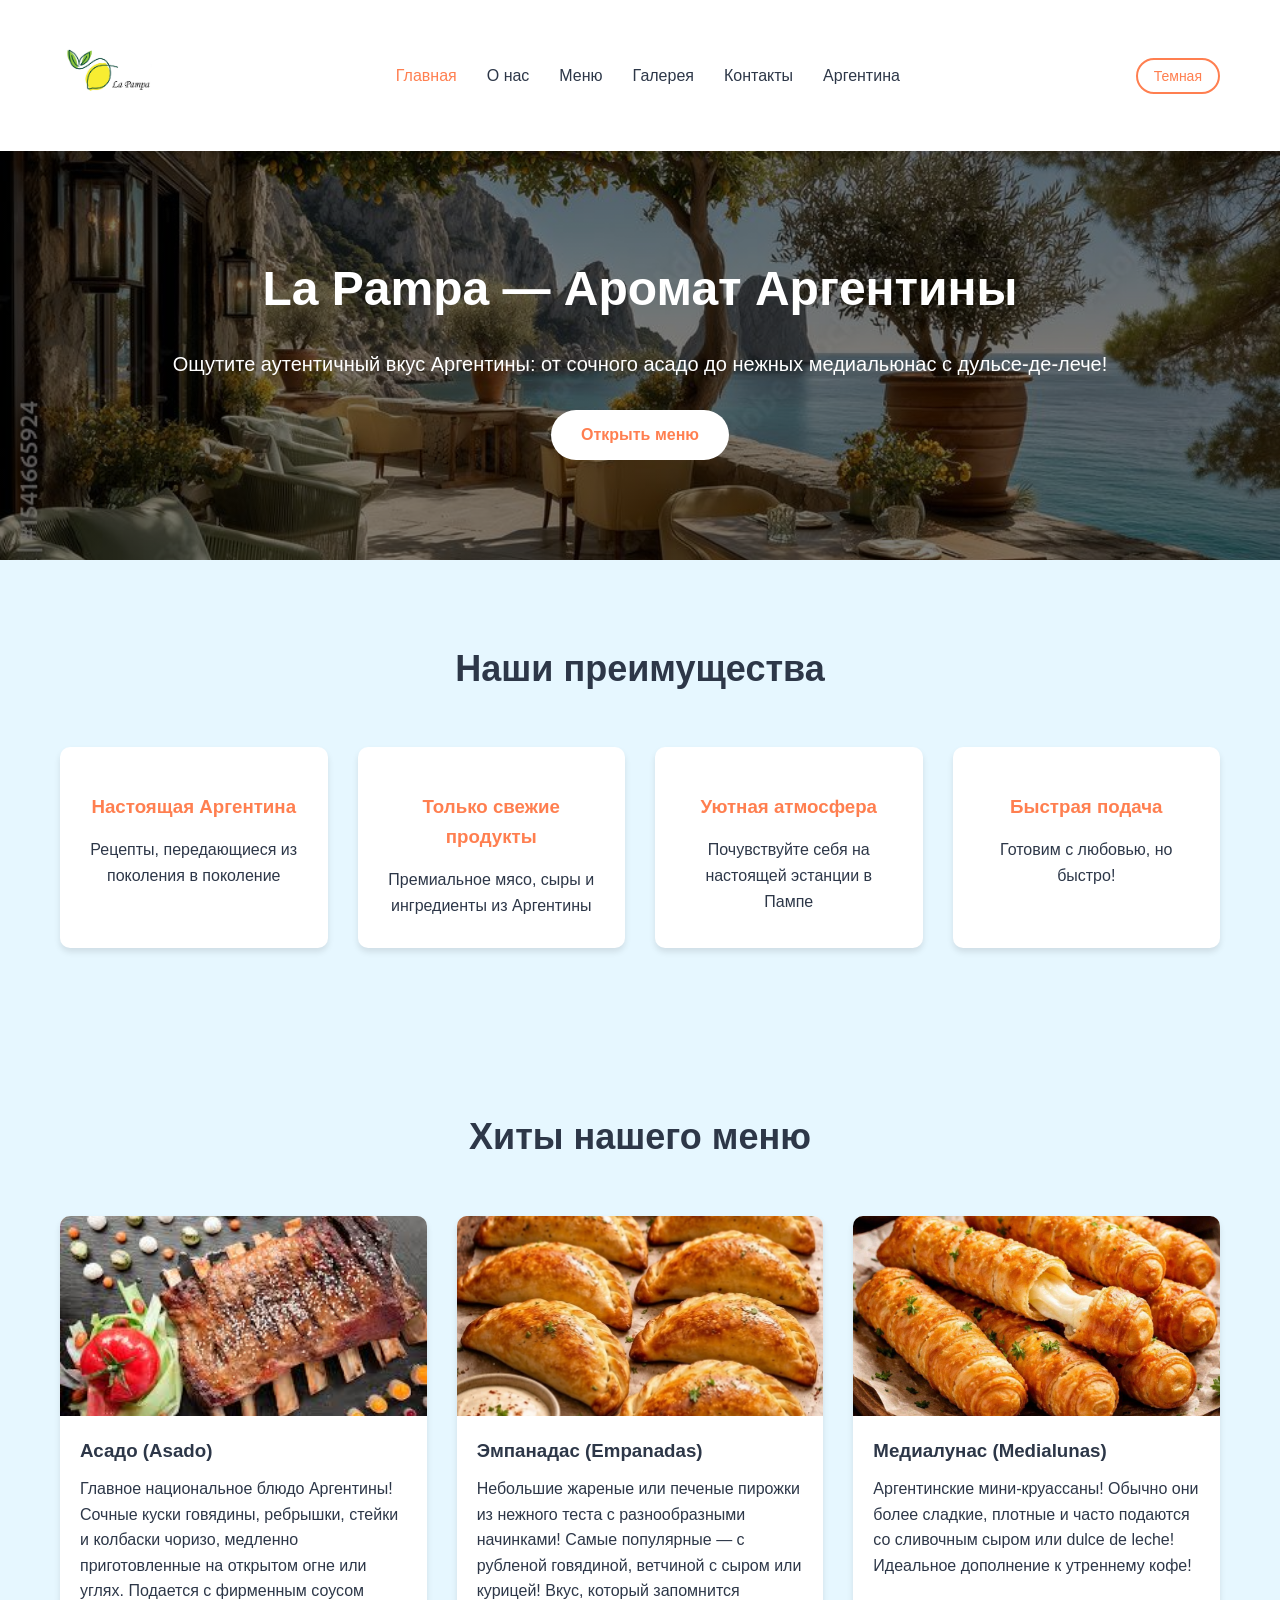
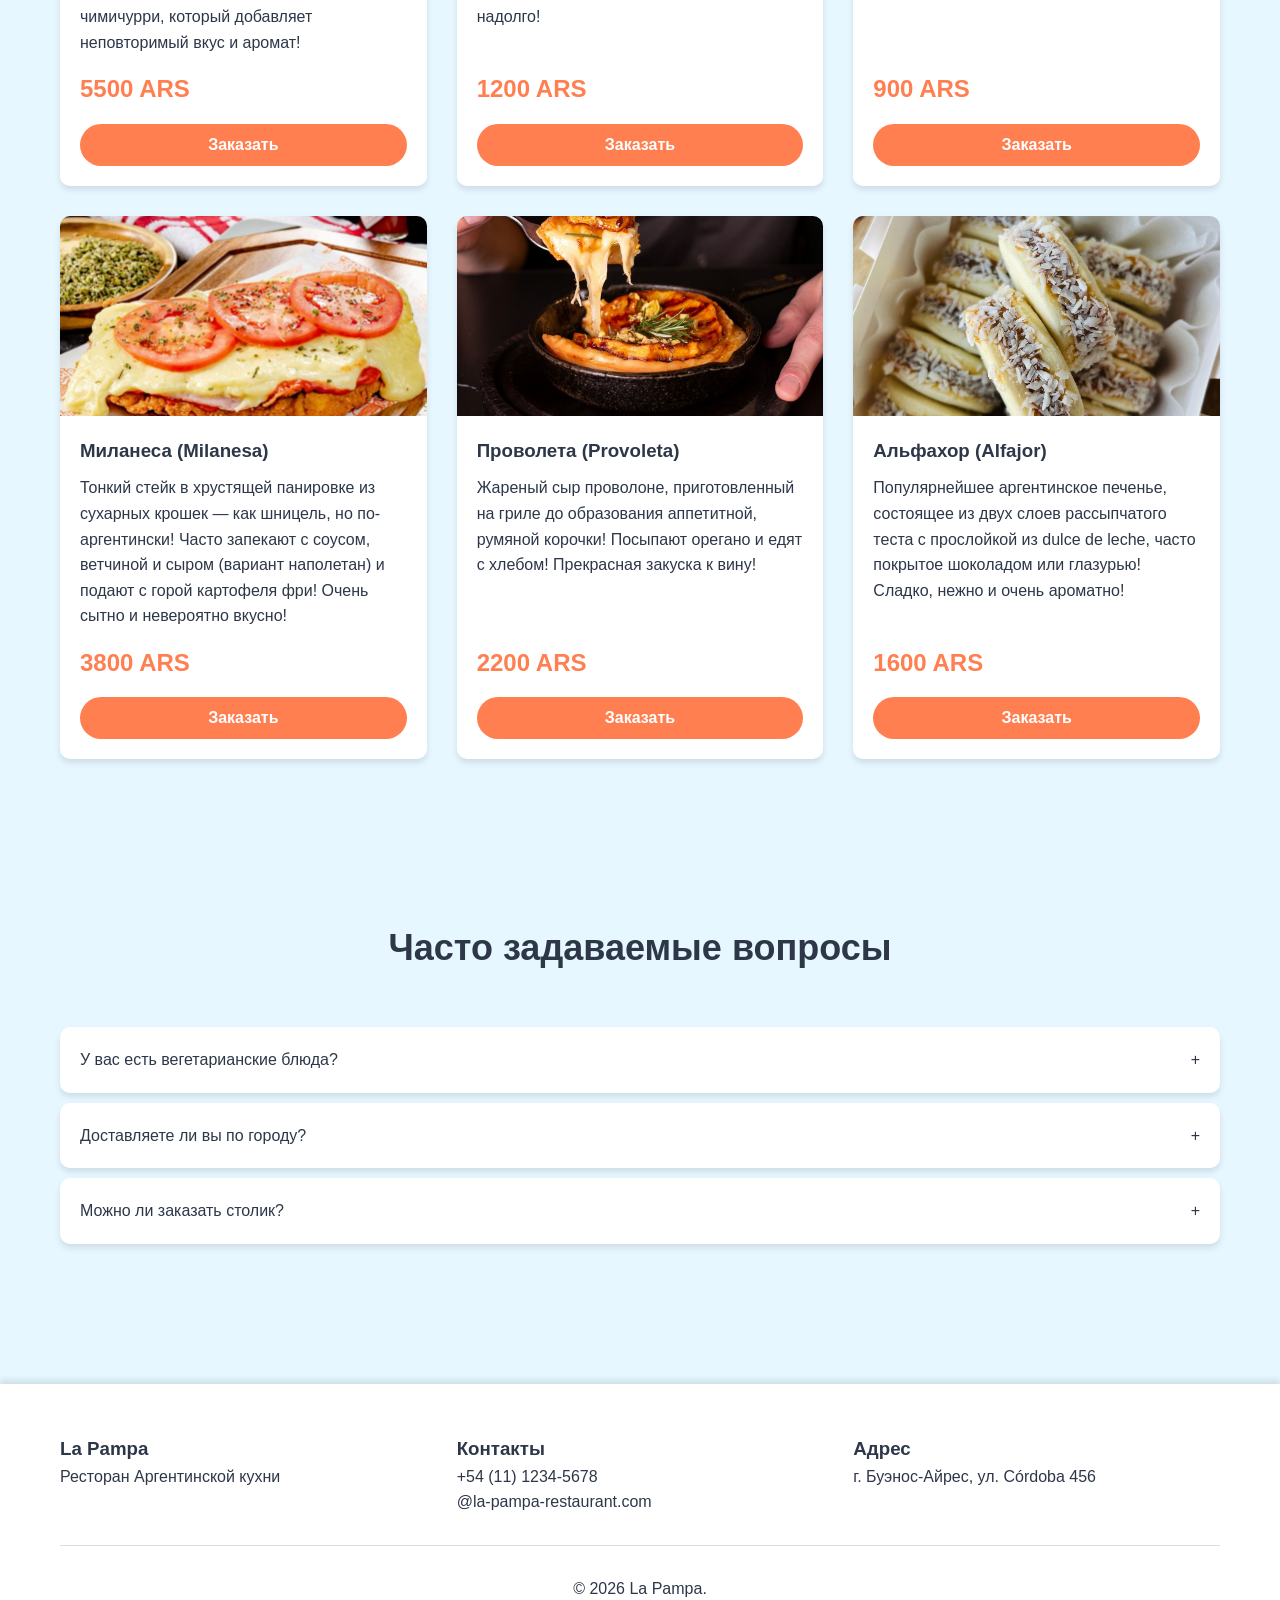
<file: index.html>
<!DOCTYPE html>
<html lang="ru">
<head>
    <meta charset="UTF-8">
    <meta name="viewport" content="width=device-width, initial-scale=1.0">
    <title>La Pampa — Ресторан Аргентинской кухни</title>
    <link rel="stylesheet" href="css/style.css">
</head>
<body>
    <header>
        <div class="container">
            <div class="header-content">
                <a href="index.html" class="logo"><img src="img/логотип.jpg" alt="La Pampa"></a>
                <nav>
                    <ul>
                        <li><a href="index.html" class="active">Главная</a></li>
                        <li><a href="about.html">О нас</a></li>
                        <li><a href="catalog.html">Меню</a></li>
                        <li><a href="gallery.html">Галерея</a></li>
                        <li><a href="contacts.html">Контакты</a></li>
                        <li><a href="country.html">Аргентина</a></li>
                    </ul>
                    <div class="hamburger">
                        <span></span>
                        <span></span>
                        <span></span>
                    </div>
                </nav>
                <button class="theme-toggle">Темная</button>
            </div>
        </div>
    </header>

    <main>
        <section class="hero">
            <div class="container">
                <h1>La Pampa — Аромат Аргентины</h1>
                <p>Ощутите аутентичный вкус Аргентины: от сочного асадо до нежных медиальюнас с дульсе-де-лече!</p>
                <a href="catalog.html" class="btn">Открыть меню</a>
            </div>
        </section>

        <section>
            <div class="container">
                <h2>Наши преимущества</h2>
                <div class="features">
                    <div class="feature">
                        <h3>Настоящая Аргентина</h3>
                        <p>Рецепты, передающиеся из поколения в поколение</p>
                    </div>
                    <div class="feature">
                        <h3>Только свежие продукты</h3>
                        <p>Премиальное мясо, сыры и ингредиенты из Аргентины</p>
                    </div>
                    <div class="feature">
                        <h3>Уютная атмосфера</h3>
                        <p>Почувствуйте себя на настоящей эстанции в Пампе</p>
                    </div>
                    <div class="feature">
                        <h3>Быстрая подача</h3>
                        <p>Готовим с любовью, но быстро!</p>
                    </div>
                </div>
            </div>
        </section>

        <section>
            <div class="container">
                <h2>Хиты нашего меню</h2>
                <div class="products">
                    <div class="product-card">
                        <div class="product-image" style="background-image: url('img/Асадо.jpg');"></div>
                        <div class="product-info">
                            <h3>Асадо (Asado)</h3>
                            <p>Главное национальное блюдо Аргентины! Сочные куски говядины, ребрышки, стейки и колбаски чоризо, медленно приготовленные на открытом огне или углях. Подается с фирменным соусом чимичурри, который добавляет неповторимый вкус и аромат!</p>
                            <div class="product-price">5500 ARS</div>
                            <button class="btn btn-primary" onclick="orderProduct('Асадо (Asado)')">Заказать</button>
                        </div>
                    </div>
                    <div class="product-card">
                        <div class="product-image" style="background-image: url('img/Эмпанадас.jpg');"></div>
                        <div class="product-info">
                            <h3>Эмпанадас (Empanadas)</h3>
                            <p>Небольшие жареные или печеные пирожки из нежного теста с разнообразными начинками! Самые популярные — с рубленой говядиной, ветчиной с сыром или курицей! Вкус, который запомнится надолго!</p>
                            <div class="product-price">1200 ARS</div>
                            <button class="btn btn-primary" onclick="orderProduct('Эмпанадас (Empanadas)')">Заказать</button>
                        </div>
                    </div>
                    <div class="product-card">
                        <div class="product-image" style="background-image: url('img/Медиалунас.jpg');"></div>
                        <div class="product-info">
                            <h3>Медиалунас (Medialunas)</h3>
                            <p>Аргентинские мини-круассаны! Обычно они более сладкие, плотные и часто подаются со сливочным сыром или dulce de leche! Идеальное дополнение к утреннему кофе!</p>
                            <div class="product-price">900 ARS</div>
                            <button class="btn btn-primary" onclick="orderProduct('Медиалунас (Medialunas)')">Заказать</button>
                        </div>
                    </div>
                    <div class="product-card">
                        <div class="product-image" style="background-image: url('img/Миланеса.jpg');"></div>
                        <div class="product-info">
                            <h3>Миланеса (Milanesa)</h3>
                            <p>Тонкий стейк в хрустящей панировке из сухарных крошек — как шницель, но по-аргентински! Часто запекают с соусом, ветчиной и сыром (вариант наполетан) и подают с горой картофеля фри! Очень сытно и невероятно вкусно!</p>
                            <div class="product-price">3800 ARS</div>
                            <button class="btn btn-primary" onclick="orderProduct('Миланеса (Milanesa)')">Заказать</button>
                        </div>
                    </div>
                    <div class="product-card">
                        <div class="product-image" style="background-image: url('img/Проволета.jpg');"></div>
                        <div class="product-info">
                            <h3>Проволета (Provoleta)</h3>
                            <p>Жареный сыр проволоне, приготовленный на гриле до образования аппетитной, румяной корочки! Посыпают орегано и едят с хлебом! Прекрасная закуска к вину!</p>
                            <div class="product-price">2200 ARS</div>
                            <button class="btn btn-primary" onclick="orderProduct('Проволета (Provoleta)')">Заказать</button>
                        </div>
                    </div>
                    <div class="product-card">
                        <div class="product-image" style="background-image: url('img/Альфахор.jpg');"></div>
                        <div class="product-info">
                            <h3>Альфахор (Alfajor)</h3>
                            <p>Популярнейшее аргентинское печенье, состоящее из двух слоев рассыпчатого теста с прослойкой из dulce de leche, часто покрытое шоколадом или глазурью! Сладко, нежно и очень ароматно!</p>
                            <div class="product-price">1600 ARS</div>
                            <button class="btn btn-primary" onclick="orderProduct('Альфахор (Alfajor)')">Заказать</button>
                        </div>
                    </div>
                </div>
            </div>
        </section>

        <section>
            <div class="container">
                <h2>Часто задаваемые вопросы</h2>
                <div class="faq">
                    <div class="faq-item">
                        <div class="faq-question">
                            <span>У вас есть вегетарианские блюда?</span>
                            <span>+</span>
                        </div>
                        <div class="faq-answer">
                            <p>Да! Мы предлагаем эмпанадас с овощами и сыром, проволету и многое другое!</p>
                        </div>
                    </div>
                    <div class="faq-item">
                        <div class="faq-question">
                            <span>Доставляете ли вы по городу?</span>
                            <span>+</span>
                        </div>
                        <div class="faq-answer">
                            <p>Да! Мы доставляем по всему городу. Минимальный заказ — 4000 ARS!</p>
                        </div>
                    </div>
                    <div class="faq-item">
                        <div class="faq-question">
                            <span>Можно ли заказать столик?</span>
                            <span>+</span>
                        </div>
                        <div class="faq-answer">
                            <p>Конечно! Свяжитесь с нами для бронирования столика на любое количество человек!</p>
                        </div>
                    </div>
                </div>
            </div>
        </section>
    </main>

    <footer>
        <div class="container">
            <div class="footer-content">
                <div>
                    <h3>La Pampa</h3>
                    <p>Ресторан Аргентинской кухни</p>
                </div>
                <div>
                    <h3>Контакты</h3>
                    <p>+54 (11) 1234-5678</p>
                    <p>@la-pampa-restaurant.com</p>
                </div>
                <div>
                    <h3>Адрес</h3>
                    <p>г. Буэнос-Айрес, ул. Córdoba 456</p>
                </div>
            </div>
            <div class="footer-bottom">
                <p>&copy; 2026 La Pampa.</p>
            </div>
        </div>
    </footer>

    <script src="js/main.js"></script>
</body>
</html>
</file>
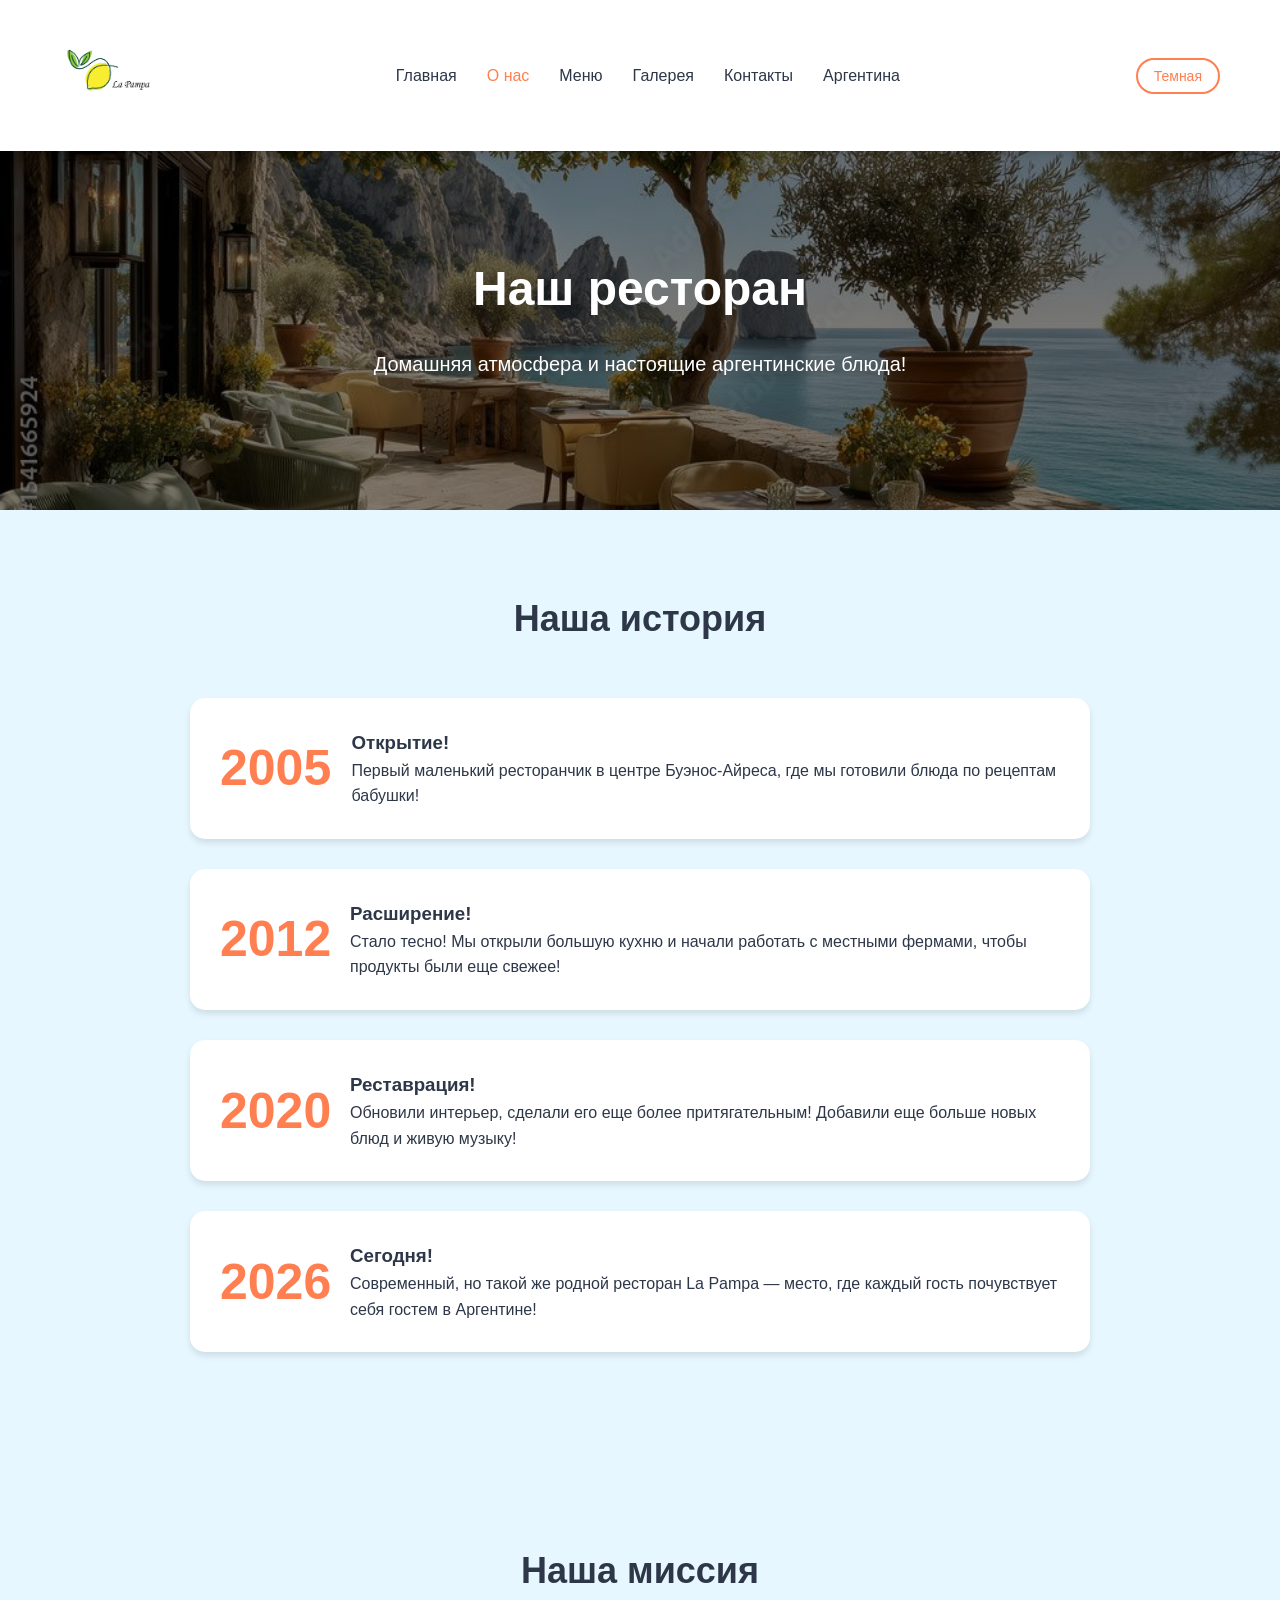
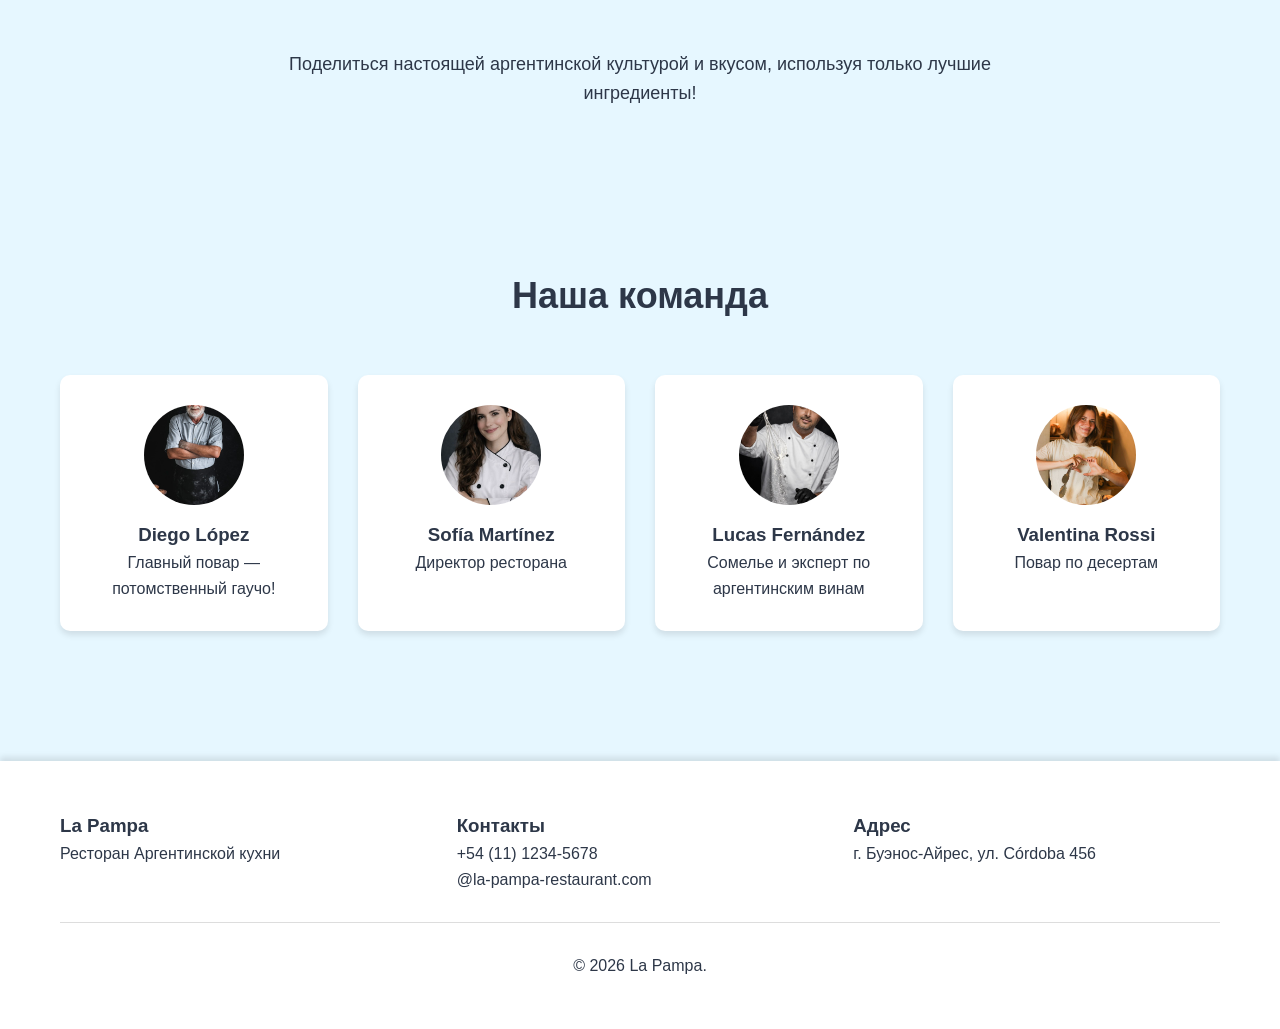
<file: about.html>
<!DOCTYPE html>
<html lang="ru">
<head>
    <meta charset="UTF-8">
    <meta name="viewport" content="width=device-width, initial-scale=1.0">
    <title>О нас — La Pampa Ресторан</title>
    <link rel="stylesheet" href="css/style.css">
    <style>
        .history-container {
            max-width: 900px;
            margin: 0 auto;
        }
        .history-item {
            background: var(--card-bg);
            border-radius: 15px;
            padding: 30px;
            margin-bottom: 30px;
            box-shadow: var(--shadow);
            display: flex;
            align-items: center;
            gap: 30px;
        }
        .history-year {
            font-size: 50px;
            font-weight: bold;
            color: var(--primary-color);
            min-width: 100px;
        }
        .history-content {
            flex-grow: 1;
        }
        @media (max-width: 600px) {
            .history-item {
                flex-direction: column;
                text-align: center;
            }
        }
    </style>
</head>
<body>
    <header>
        <div class="container">
            <div class="header-content">
                <a href="index.html" class="logo"><img src="img/логотип.jpg" alt="La Pampa"></a>
                <nav>
                    <ul>
                        <li><a href="index.html">Главная</a></li>
                        <li><a href="about.html" class="active">О нас</a></li>
                        <li><a href="catalog.html">Меню</a></li>
                        <li><a href="gallery.html">Галерея</a></li>
                        <li><a href="contacts.html">Контакты</a></li>
                        <li><a href="country.html">Аргентина</a></li>
                    </ul>
                    <div class="hamburger">
                        <span></span>
                        <span></span>
                        <span></span>
                    </div>
                </nav>
                <button class="theme-toggle">Темная</button>
            </div>
        </div>
    </header>

    <main>
        <section class="hero">
            <div class="container">
                <h1>Наш ресторан</h1>
                <p>Домашняя атмосфера и настоящие аргентинские блюда!</p>
            </div>
        </section>

        <section>
            <div class="container">
                <h2>Наша история</h2>
                <div class="history-container">
                    <div class="history-item">
                        <div class="history-year">2005</div>
                        <div class="history-content">
                            <h3 style="margin-top: 0;">Открытие!</h3>
                            <p>Первый маленький ресторанчик в центре Буэнос-Айреса, где мы готовили блюда по рецептам бабушки!</p>
                        </div>
                    </div>
                    <div class="history-item">
                        <div class="history-year">2012</div>
                        <div class="history-content">
                            <h3 style="margin-top: 0;">Расширение!</h3>
                            <p>Стало тесно! Мы открыли большую кухню и начали работать с местными фермами, чтобы продукты были еще свежее!</p>
                        </div>
                    </div>
                    <div class="history-item">
                        <div class="history-year">2020</div>
                        <div class="history-content">
                            <h3 style="margin-top: 0;">Реставрация!</h3>
                            <p>Обновили интерьер, сделали его еще более притягательным! Добавили еще больше новых блюд и живую музыку!</p>
                        </div>
                    </div>
                    <div class="history-item">
                        <div class="history-year">2026</div>
                        <div class="history-content">
                            <h3 style="margin-top: 0;">Сегодня!</h3>
                            <p>Современный, но такой же родной ресторан La Pampa — место, где каждый гость почувствует себя гостем в Аргентине!</p>
                        </div>
                    </div>
                </div>
            </div>
        </section>

        <section>
            <div class="container">
                <h2>Наша миссия</h2>
                <p style="text-align: center; max-width: 800px; margin: 0 auto; font-size: 18px;">
                    Поделиться настоящей аргентинской культурой и вкусом, используя только лучшие ингредиенты!
                </p>
            </div>
        </section>

        <section>
            <div class="container">
                <h2>Наша команда</h2>
                <div class="team">
                    <div class="team-member">
                        <div class="team-avatar" style="background-image: url('img/Януш Ковальский.jpg');"></div>
                        <h3>Diego López</h3>
                        <p>Главный повар — потомственный гаучо!</p>
                    </div>
                    <div class="team-member">
                        <div class="team-avatar" style="background-image: url('img/Анна Войцеховска.jpg');"></div>
                        <h3>Sofía Martínez</h3>
                        <p>Директор ресторана</p>
                    </div>
                    <div class="team-member">
                        <div class="team-avatar" style="background-image: url('img/Петр Дабровский.jpg');"></div>
                        <h3>Lucas Fernández</h3>
                        <p>Сомелье и эксперт по аргентинским винам</p>
                    </div>
                    <div class="team-member">
                        <div class="team-avatar" style="background-image: url('img/Мария Шиманская.jpg');"></div>
                        <h3>Valentina Rossi</h3>
                        <p>Повар по десертам</p>
                    </div>
                </div>
            </div>
        </section>
    </main>

    <footer>
        <div class="container">
            <div class="footer-content">
                <div>
                    <h3>La Pampa</h3>
                    <p>Ресторан Аргентинской кухни</p>
                </div>
                <div>
                    <h3>Контакты</h3>
                    <p>+54 (11) 1234-5678</p>
                    <p>@la-pampa-restaurant.com</p>
                </div>
                <div>
                    <h3>Адрес</h3>
                    <p>г. Буэнос-Айрес, ул. Córdoba 456</p>
                </div>
            </div>
            <div class="footer-bottom">
                <p>&copy; 2026 La Pampa.</p>
            </div>
        </div>
    </footer>

    <script src="js/main.js"></script>
</body>
</html>
</file>
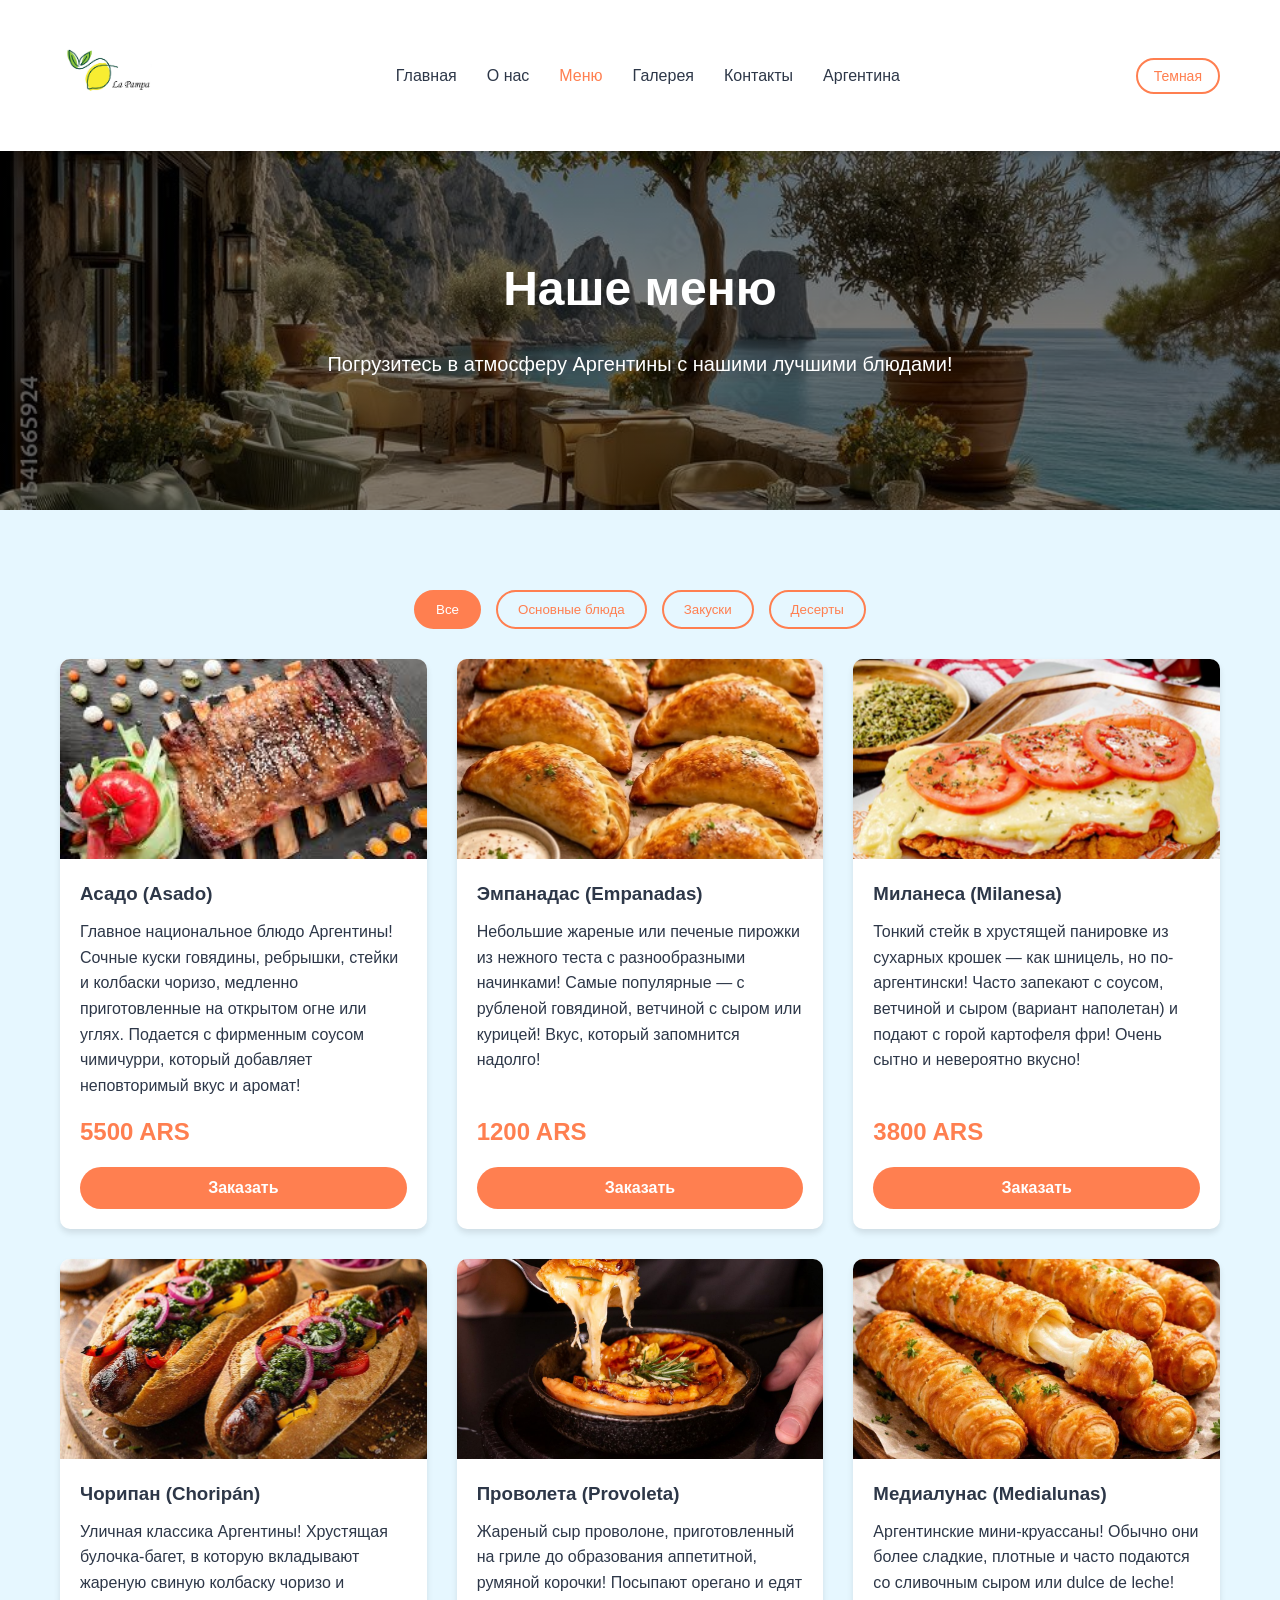
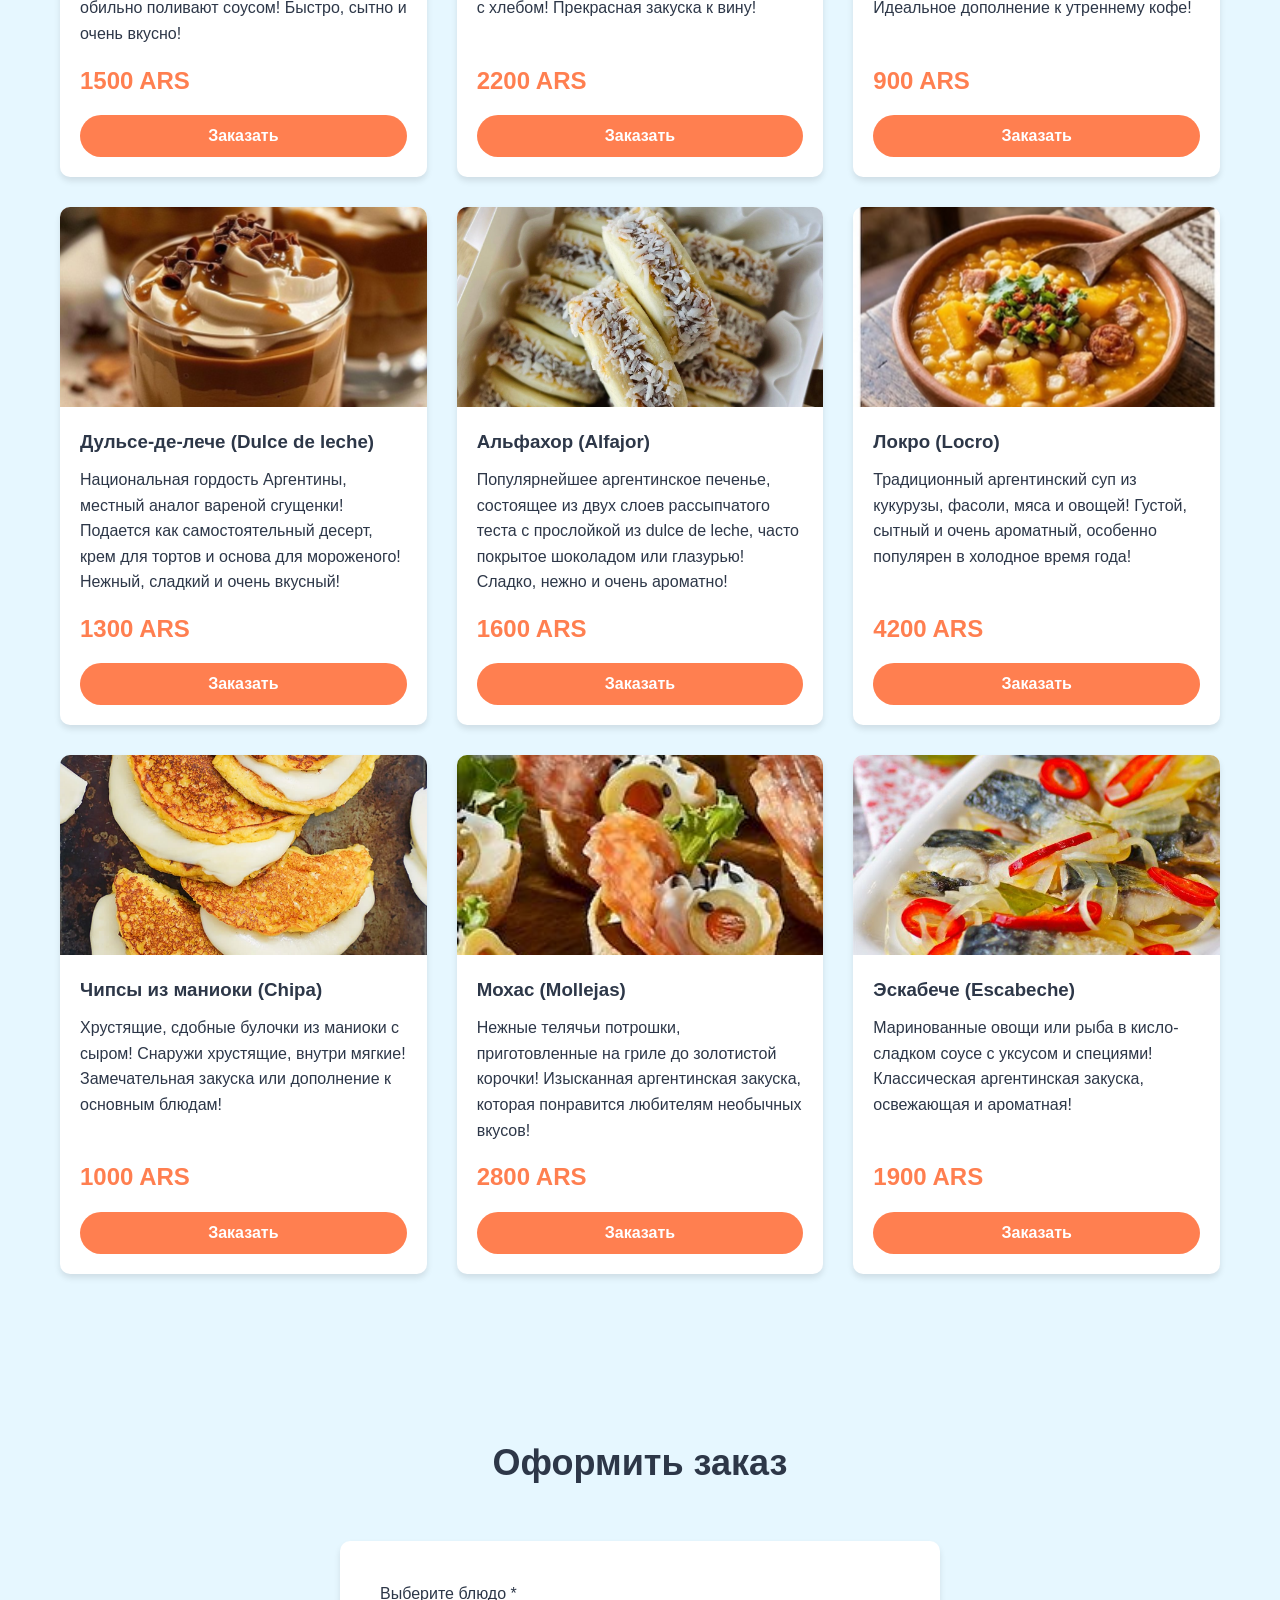
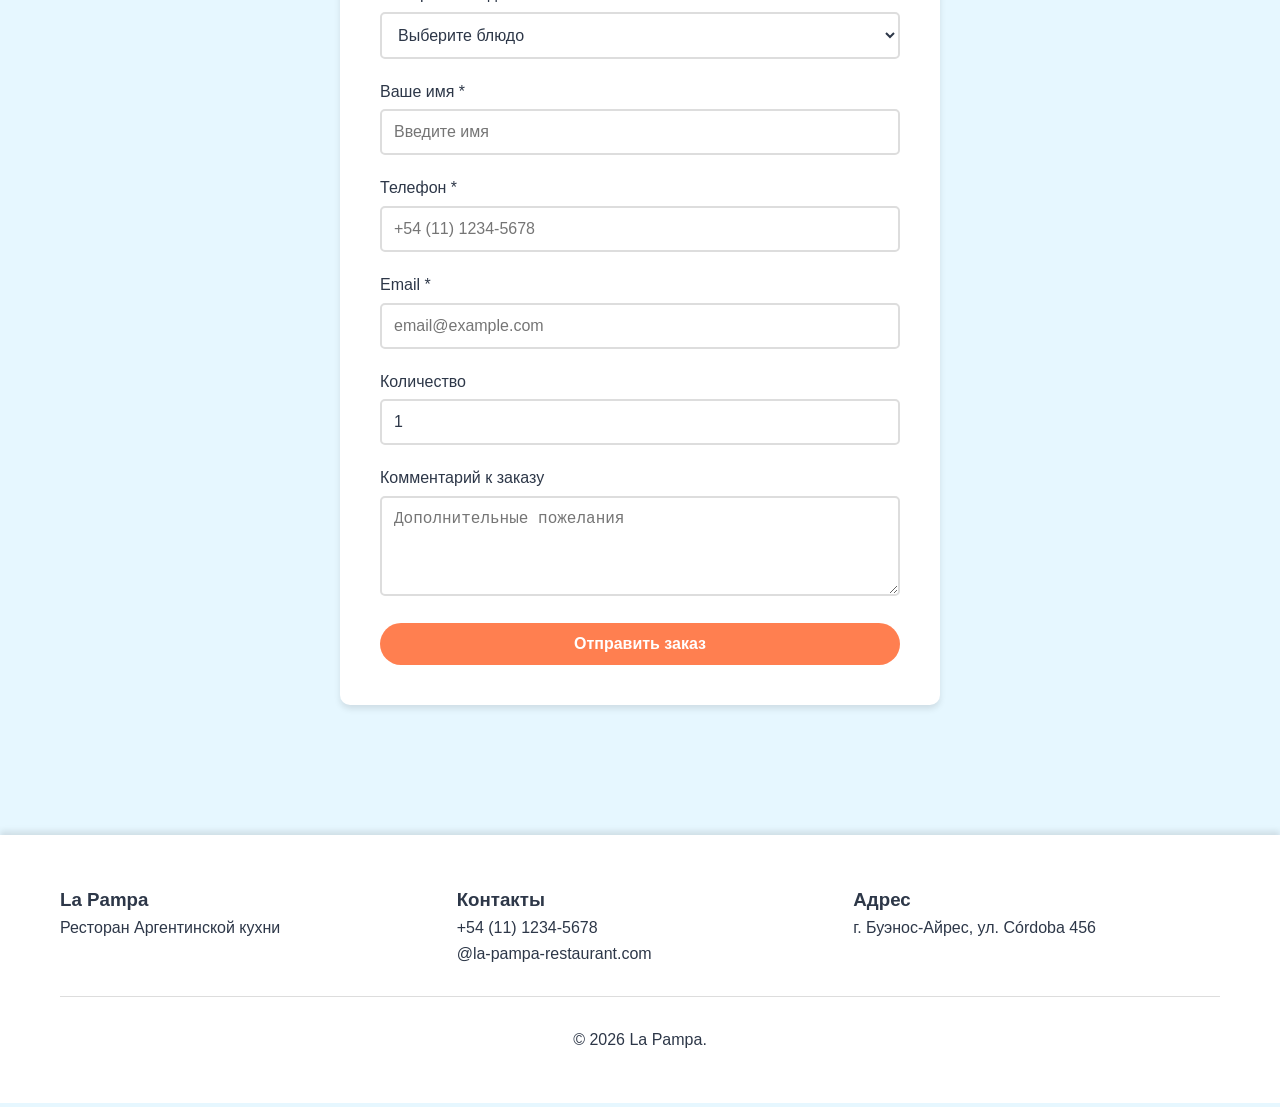
<file: catalog.html>
<!DOCTYPE html>
<html lang="ru">
<head>
    <meta charset="UTF-8">
    <meta name="viewport" content="width=device-width, initial-scale=1.0">
    <title>Меню — La Pampa Ресторан</title>
    <link rel="stylesheet" href="css/style.css">
</head>
<body>
    <header>
        <div class="container">
            <div class="header-content">
                <a href="index.html" class="logo"><img src="img/логотип.jpg" alt="La Pampa"></a>
                <nav>
                    <ul>
                        <li><a href="index.html">Главная</a></li>
                        <li><a href="about.html">О нас</a></li>
                        <li><a href="catalog.html" class="active">Меню</a></li>
                        <li><a href="gallery.html">Галерея</a></li>
                        <li><a href="contacts.html">Контакты</a></li>
                        <li><a href="country.html">Аргентина</a></li>
                    </ul>
                    <div class="hamburger">
                        <span></span>
                        <span></span>
                        <span></span>
                    </div>
                </nav>
                <button class="theme-toggle">Темная</button>
            </div>
        </div>
    </header>

    <main>
        <section class="hero">
            <div class="container">
                <h1>Наше меню</h1>
                <p>Погрузитесь в атмосферу Аргентины с нашими лучшими блюдами!</p>
            </div>
        </section>

        <section>
            <div class="container">
                <div class="filter-controls">
                    <button class="filter-btn active" data-category="all">Все</button>
                    <button class="filter-btn" data-category="main">Основные блюда</button>
                    <button class="filter-btn" data-category="appetizers">Закуски</button>
                    <button class="filter-btn" data-category="desserts">Десерты</button>
                </div>
                <div id="productsContainer" class="products"></div>
            </div>
        </section>

        <section>
            <div class="container">
                <h2>Оформить заказ</h2>
                <div class="form-container">
                    <form id="orderForm">
                        <div class="form-group">
                            <label>Выберите блюдо *</label>
                            <select id="productSelect" required>
                                <option value="">Выберите блюдо</option>
                                <option value="Асадо (Asado)">Асадо (Asado)</option>
                                <option value="Эмпанадас (Empanadas)">Эмпанадас (Empanadas)</option>
                                <option value="Миланеса (Milanesa)">Миланеса (Milanesa)</option>
                                <option value="Чорипан (Choripán)">Чорипан (Choripán)</option>
                                <option value="Проволета (Provoleta)">Проволета (Provoleta)</option>
                                <option value="Медиалунас (Medialunas)">Медиалунас (Medialunas)</option>
                                <option value="Дульсе-де-лече (Dulce de leche)">Дульсе-де-лече (Dulce de leche)</option>
                                <option value="Альфахор (Alfajor)">Альфахор (Alfajor)</option>
                                <option value="Локро (Locro)">Локро (Locro)</option>
                                <option value="Чипы из маниоки (Chipa)">Чипы из маниоки (Chipa)</option>
                                <option value="Мохас (Mollejas)">Мохас (Mollejas)</option>
                                <option value="Эскабече (Escabeche)">Эскабече (Escabeche)</option>
                            </select>
                            <span class="error">Это поле обязательно</span>
                        </div>
                        <div class="form-group">
                            <label>Ваше имя *</label>
                            <input type="text" id="orderName" required placeholder="Введите имя">
                            <span class="error">Это поле обязательно</span>
                        </div>
                        <div class="form-group">
                            <label>Телефон *</label>
                            <input type="tel" id="orderPhone" required placeholder="+54 (11) 1234-5678">
                            <span class="error">Это поле обязательно</span>
                        </div>
                        <div class="form-group">
                            <label>Email *</label>
                            <input type="email" id="orderEmail" required placeholder="email@example.com">
                            <span class="error">Это поле обязательно</span>
                        </div>
                        <div class="form-group">
                            <label>Количество</label>
                            <input type="number" min="1" value="1" placeholder="1">
                        </div>
                        <div class="form-group">
                            <label>Комментарий к заказу</label>
                            <textarea rows="4" placeholder="Дополнительные пожелания"></textarea>
                        </div>
                        <button type="submit" class="btn btn-primary" style="width: 100%;">Отправить заказ</button>
                    </form>
                </div>
            </div>
        </section>
    </main>

    <footer>
        <div class="container">
            <div class="footer-content">
                <div>
                    <h3>La Pampa</h3>
                    <p>Ресторан Аргентинской кухни</p>
                </div>
                <div>
                    <h3>Контакты</h3>
                    <p>+54 (11) 1234-5678</p>
                    <p>@la-pampa-restaurant.com</p>
                </div>
                <div>
                    <h3>Адрес</h3>
                    <p>г. Буэнос-Айрес, ул. Córdoba 456</p>
                </div>
            </div>
            <div class="footer-bottom">
                <p>&copy; 2026 La Pampa.</p>
            </div>
        </div>
    </footer>

    <script src="js/main.js"></script>
</body>
</html>
</file>
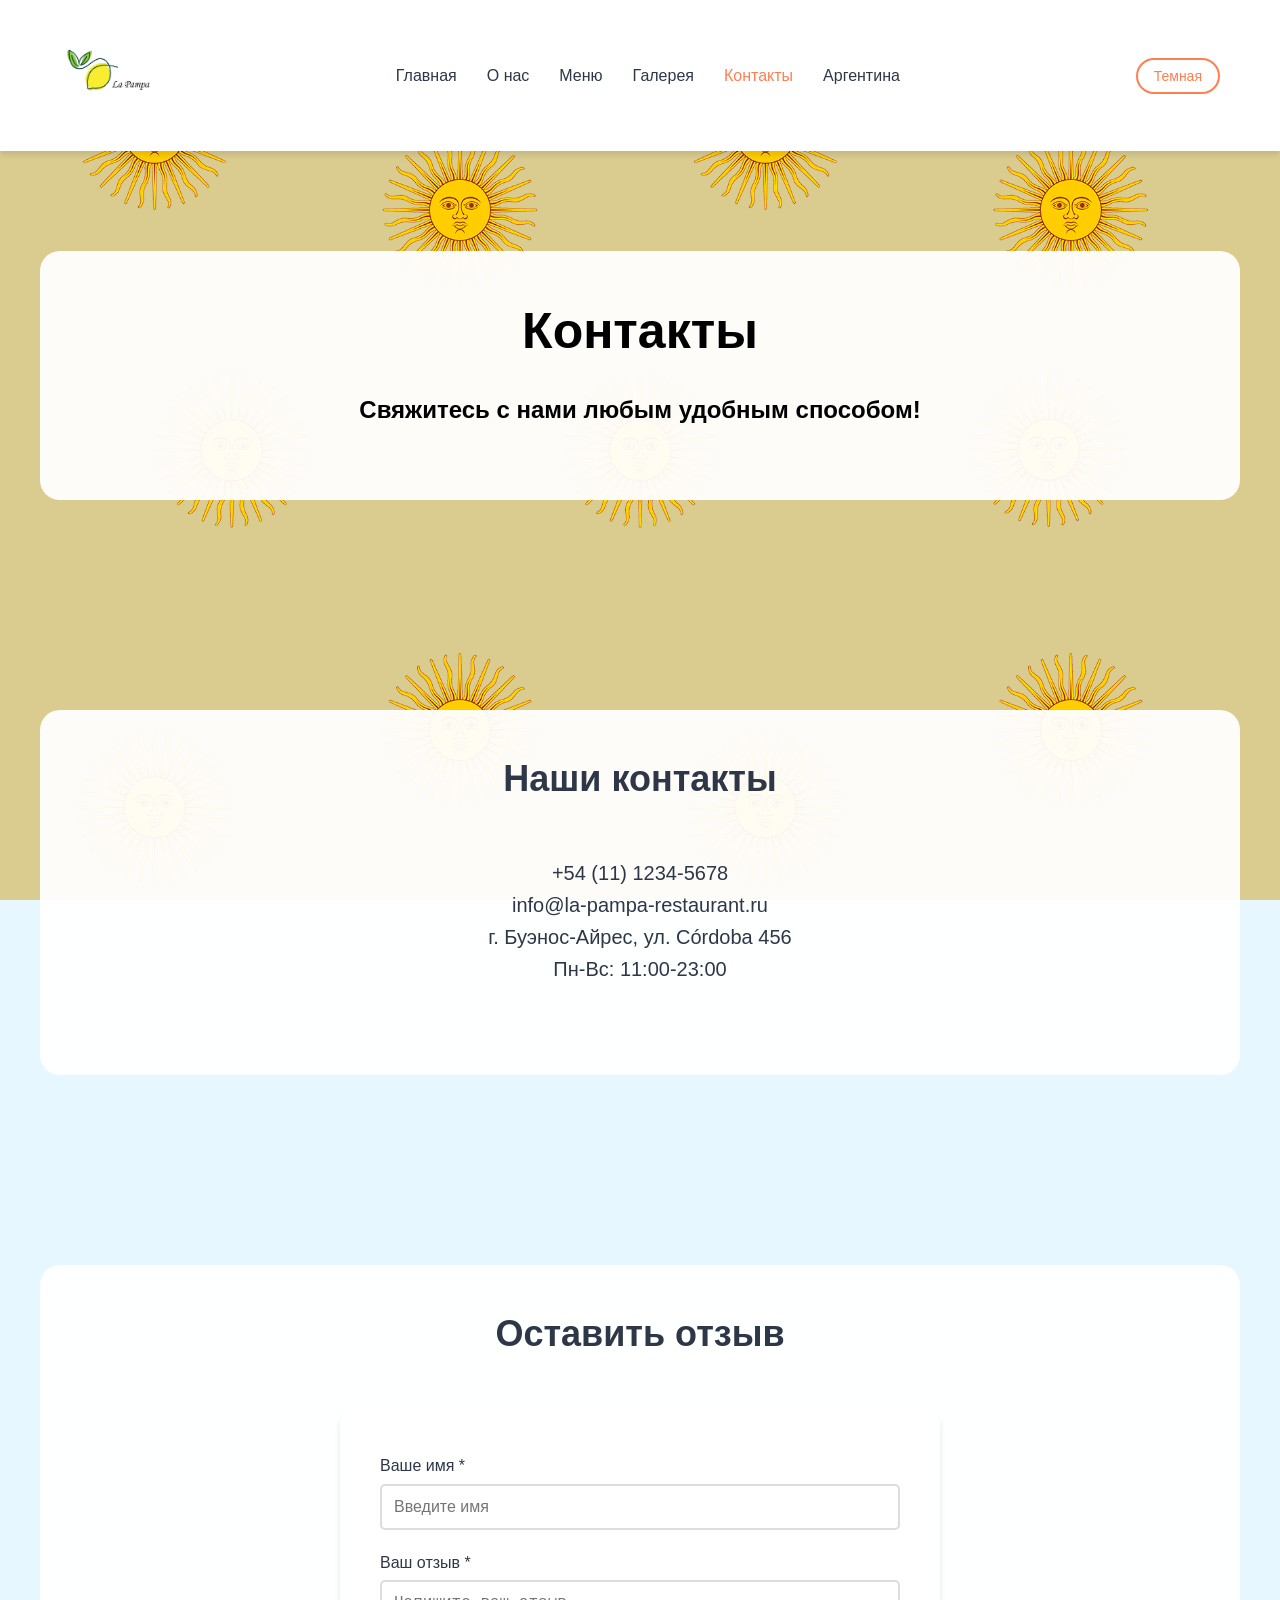
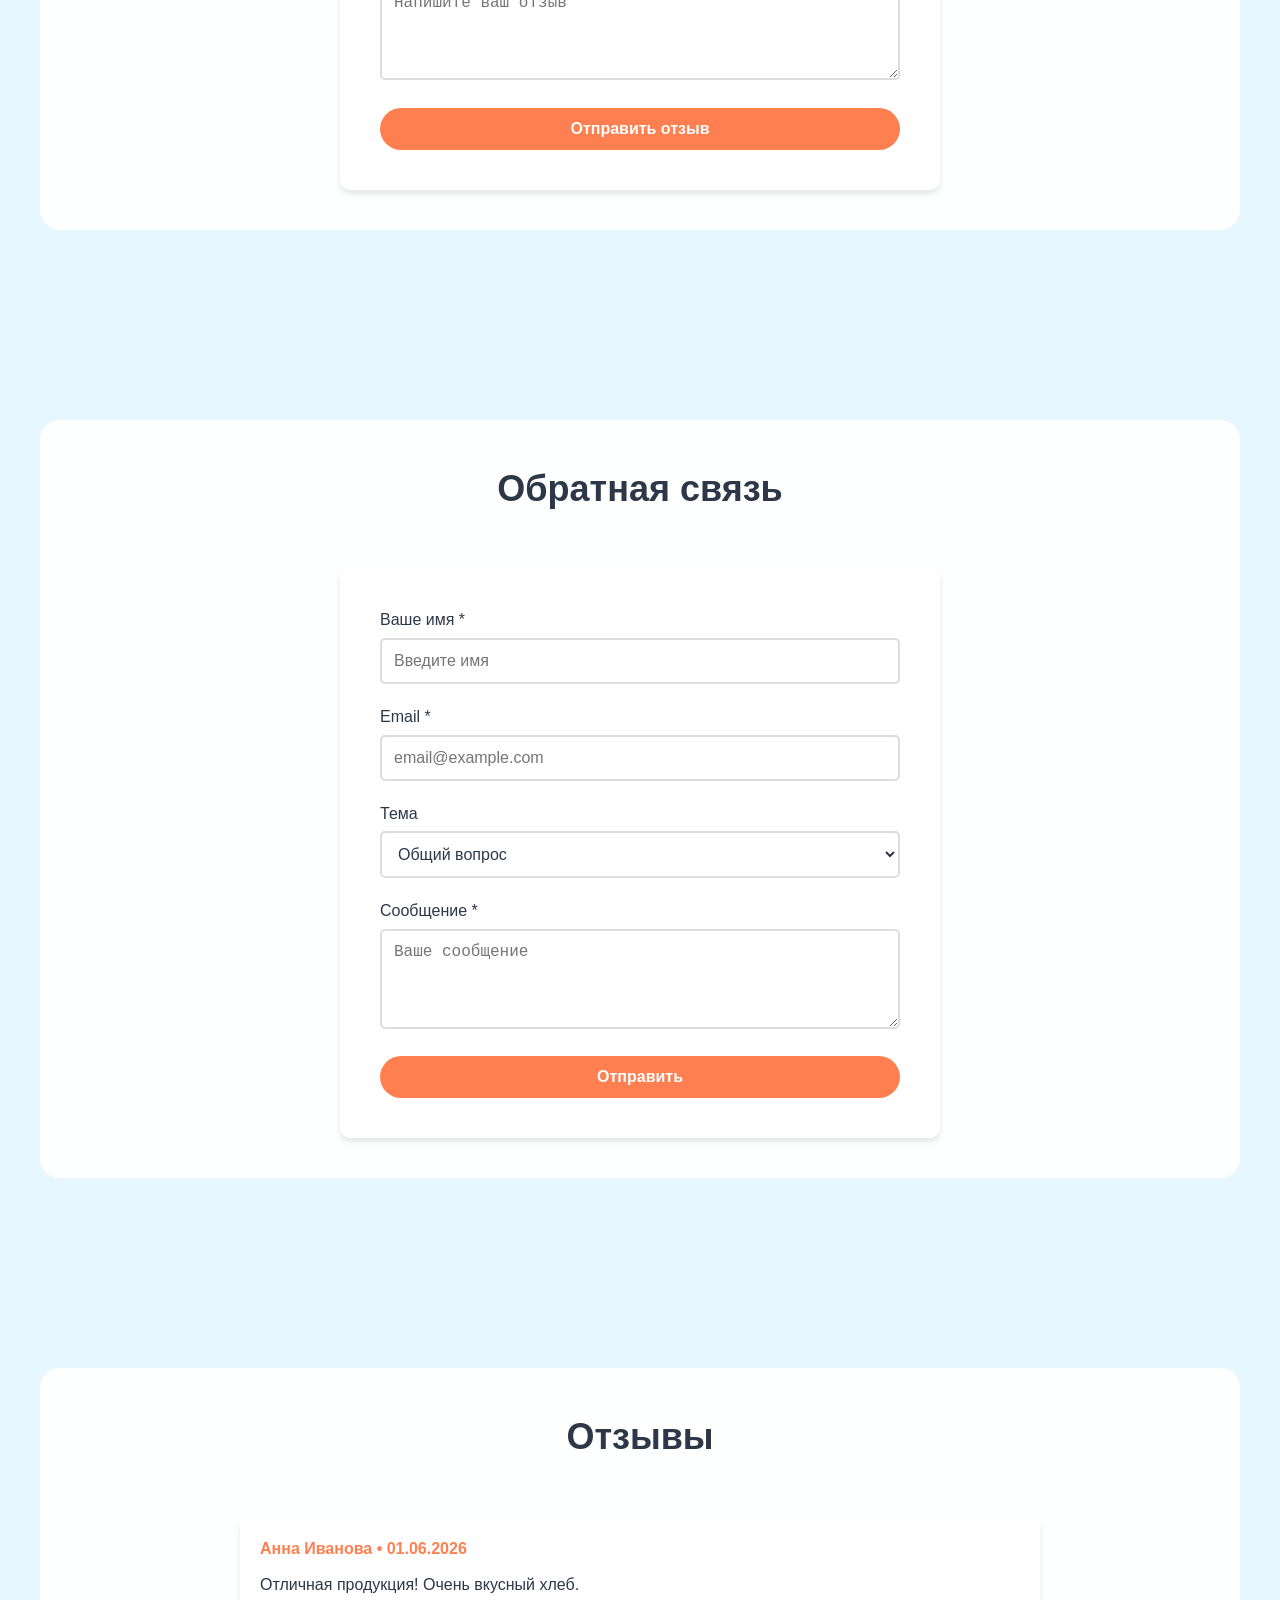
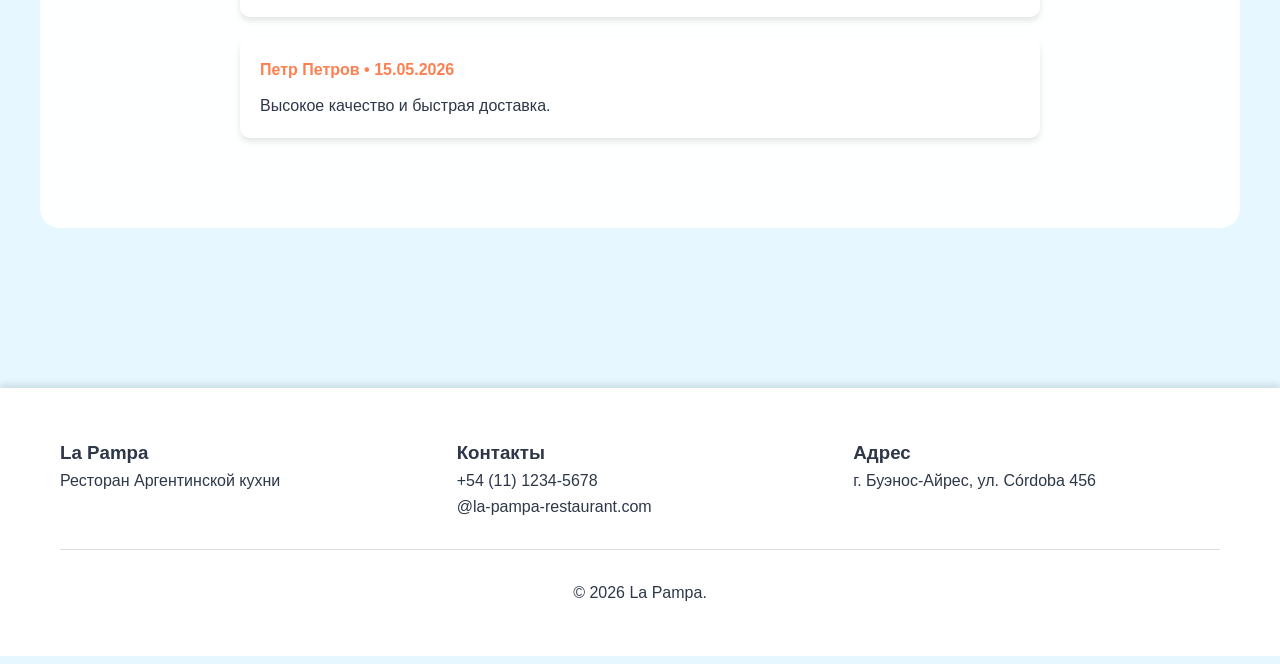
<file: contacts.html>
<!DOCTYPE html>
<html lang="ru">
<head>
    <meta charset="UTF-8">
    <meta name="viewport" content="width=device-width, initial-scale=1.0">
    <title>Контакты — La Pampa Ресторан</title>
    <link rel="stylesheet" href="css/style.css">
    <style>
        body {
            background-image: url('img/фоновая.png') !important;
            background-size: cover;
            background-position: center;
            background-attachment: fixed;
        }
        section .container {
            background: rgba(255, 255, 255, 0.95);
            padding: 40px;
            border-radius: 20px;
            margin-bottom: 30px;
        }
        [data-theme="dark"] section .container {
            background: rgba(61, 35, 23, 0.95);
        }
        .hero {
            background: none !important;
            color: #000000 !important;
            text-shadow: none;
        }
        .hero h1 {
            font-size: 50px !important;
            font-weight: 900 !important;
            color: #000000 !important;
        }
        .hero p {
            font-size: 24px !important;
            font-weight: 600 !important;
            color: #000000 !important;
        }
    </style>
</head>
<body>
    <header>
        <div class="container">
            <div class="header-content">
                <a href="index.html" class="logo"><img src="img/логотип.jpg" alt="La Pampa"></a>
                <nav>
                    <ul>
                        <li><a href="index.html">Главная</a></li>
                        <li><a href="about.html">О нас</a></li>
                        <li><a href="catalog.html">Меню</a></li>
                        <li><a href="gallery.html">Галерея</a></li>
                        <li><a href="contacts.html" class="active">Контакты</a></li>
                        <li><a href="country.html">Аргентина</a></li>
                    </ul>
                    <div class="hamburger">
                        <span></span>
                        <span></span>
                        <span></span>
                    </div>
                </nav>
                <button class="theme-toggle">Темная</button>
            </div>
        </div>
    </header>

    <main>
        <section class="hero">
            <div class="container">
                <h1>Контакты</h1>
                <p>Свяжитесь с нами любым удобным способом!</p>
            </div>
        </section>

        <section>
            <div class="container">
                <h2>Наши контакты</h2>
                <div style="text-align: center; margin-bottom: 50px;">
                    <p style="font-size: 20px;">+54 (11) 1234-5678</p>
                    <p style="font-size: 20px;">info@la-pampa-restaurant.ru</p>
                    <p style="font-size: 20px;">г. Буэнос-Айрес, ул. Córdoba 456</p>
                    <p style="font-size: 20px;">Пн-Вс: 11:00-23:00</p>
                </div>
            </div>
        </section>

        <section>
            <div class="container">
                <h2>Оставить отзыв</h2>
                <div class="form-container">
                    <form id="reviewForm">
                        <div class="form-group">
                            <label>Ваше имя *</label>
                            <input type="text" id="reviewName" required placeholder="Введите имя">
                            <span class="error">Это поле обязательно</span>
                        </div>
                        <div class="form-group">
                            <label>Ваш отзыв *</label>
                            <textarea id="reviewText" rows="4" required placeholder="Напишите ваш отзыв"></textarea>
                            <span class="error">Это поле обязательно</span>
                        </div>
                        <button type="submit" class="btn btn-primary" style="width: 100%;">Отправить отзыв</button>
                    </form>
                </div>
            </div>
        </section>

        <section>
            <div class="container">
                <h2>Обратная связь</h2>
                <div class="form-container">
                    <form id="contactForm">
                        <div class="form-group">
                            <label>Ваше имя *</label>
                            <input type="text" required placeholder="Введите имя">
                            <span class="error">Это поле обязательно</span>
                        </div>
                        <div class="form-group">
                            <label>Email *</label>
                            <input type="email" required placeholder="email@example.com">
                            <span class="error">Это поле обязательно</span>
                        </div>
                        <div class="form-group">
                            <label>Тема</label>
                            <select>
                                <option>Общий вопрос</option>
                                <option>Забронировать столик</option>
                                <option>Сотрудничество</option>
                                <option>Жалоба</option>
                            </select>
                        </div>
                        <div class="form-group">
                            <label>Сообщение *</label>
                            <textarea rows="4" required placeholder="Ваше сообщение"></textarea>
                            <span class="error">Это поле обязательно</span>
                        </div>
                        <button type="submit" class="btn btn-primary" style="width: 100%;">Отправить</button>
                    </form>
                </div>
            </div>
        </section>

        <section>
            <div class="container">
                <h2>Отзывы</h2>
                <div id="reviewsList" class="reviews"></div>
            </div>
        </section>
    </main>

    <footer>
        <div class="container">
            <div class="footer-content">
                <div>
                    <h3>La Pampa</h3>
                    <p>Ресторан Аргентинской кухни</p>
                </div>
                <div>
                    <h3>Контакты</h3>
                    <p>+54 (11) 1234-5678</p>
                    <p>@la-pampa-restaurant.com</p>
                </div>
                <div>
                    <h3>Адрес</h3>
                    <p>г. Буэнос-Айрес, ул. Córdoba 456</p>
                </div>
            </div>
            <div class="footer-bottom">
                <p>&copy; 2026 La Pampa.</p>
            </div>
        </div>
    </footer>

    <script src="js/main.js"></script>
</body>
</html>
</file>
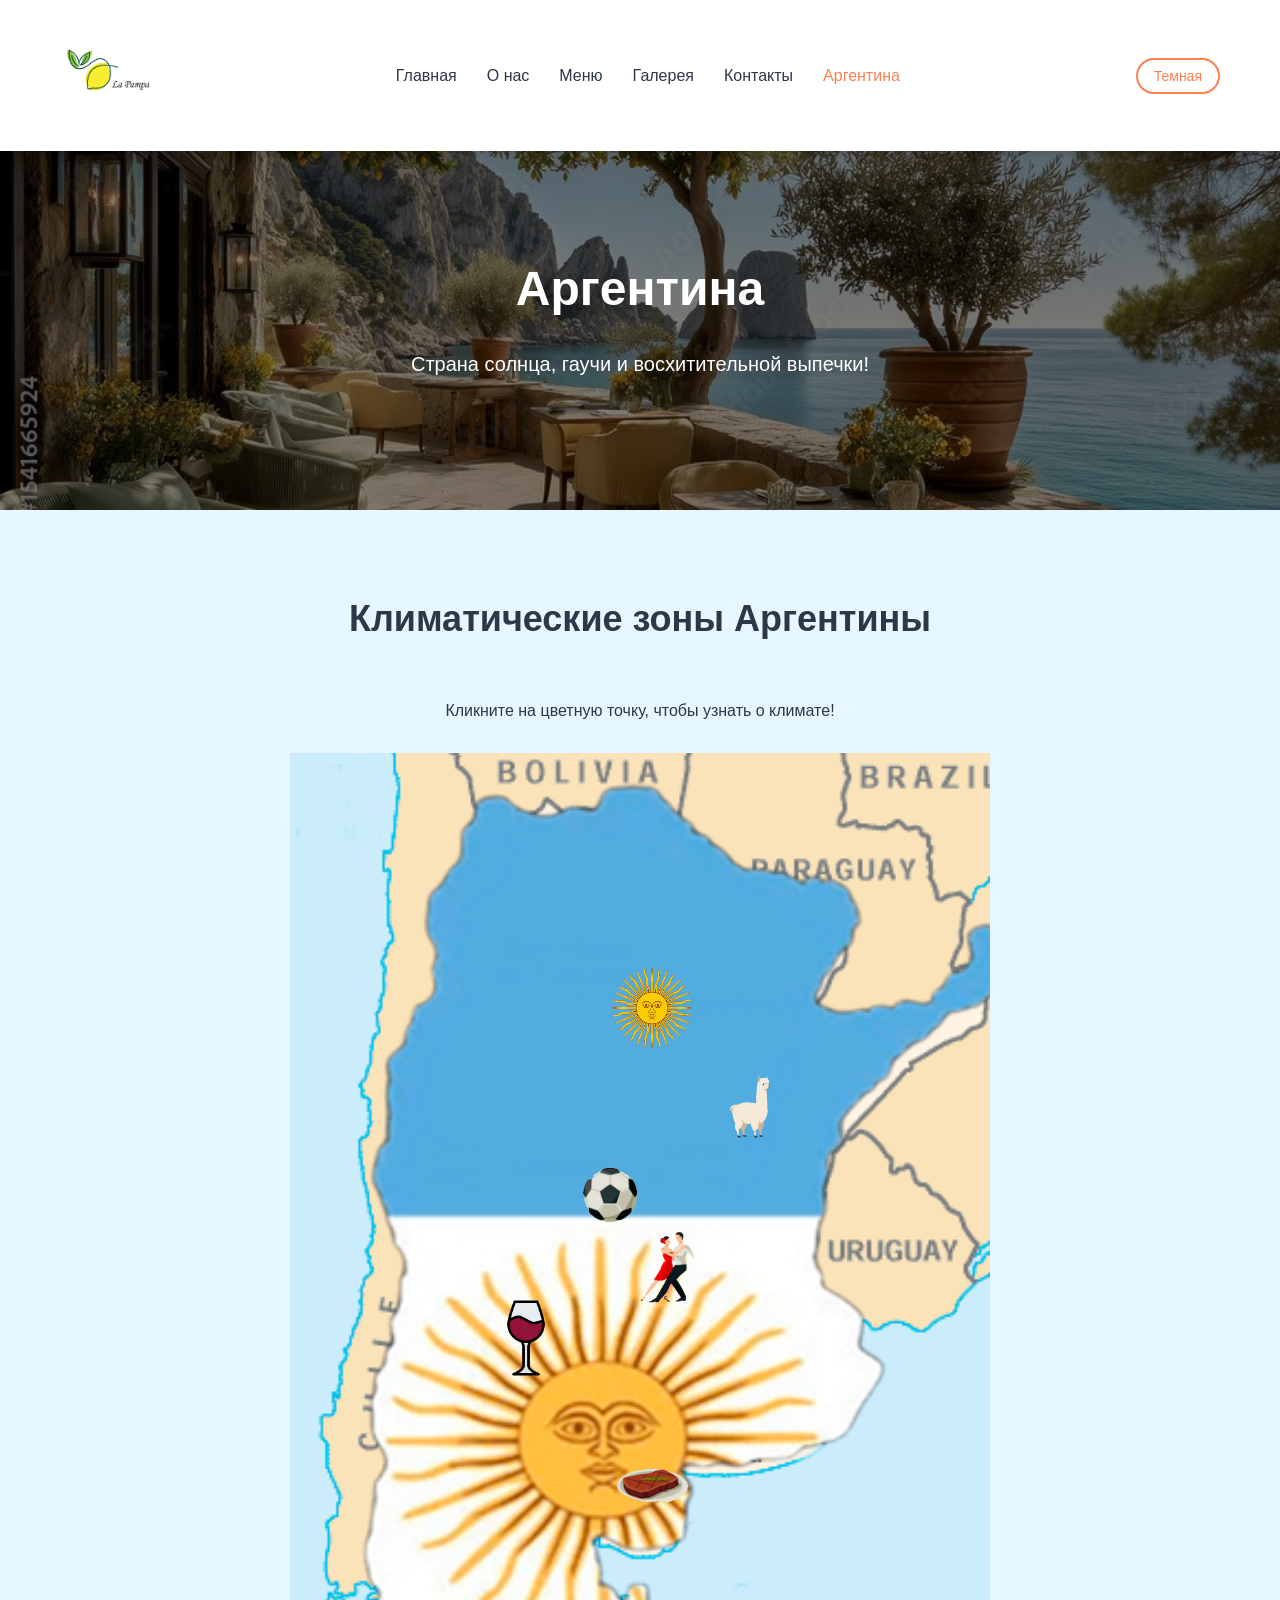
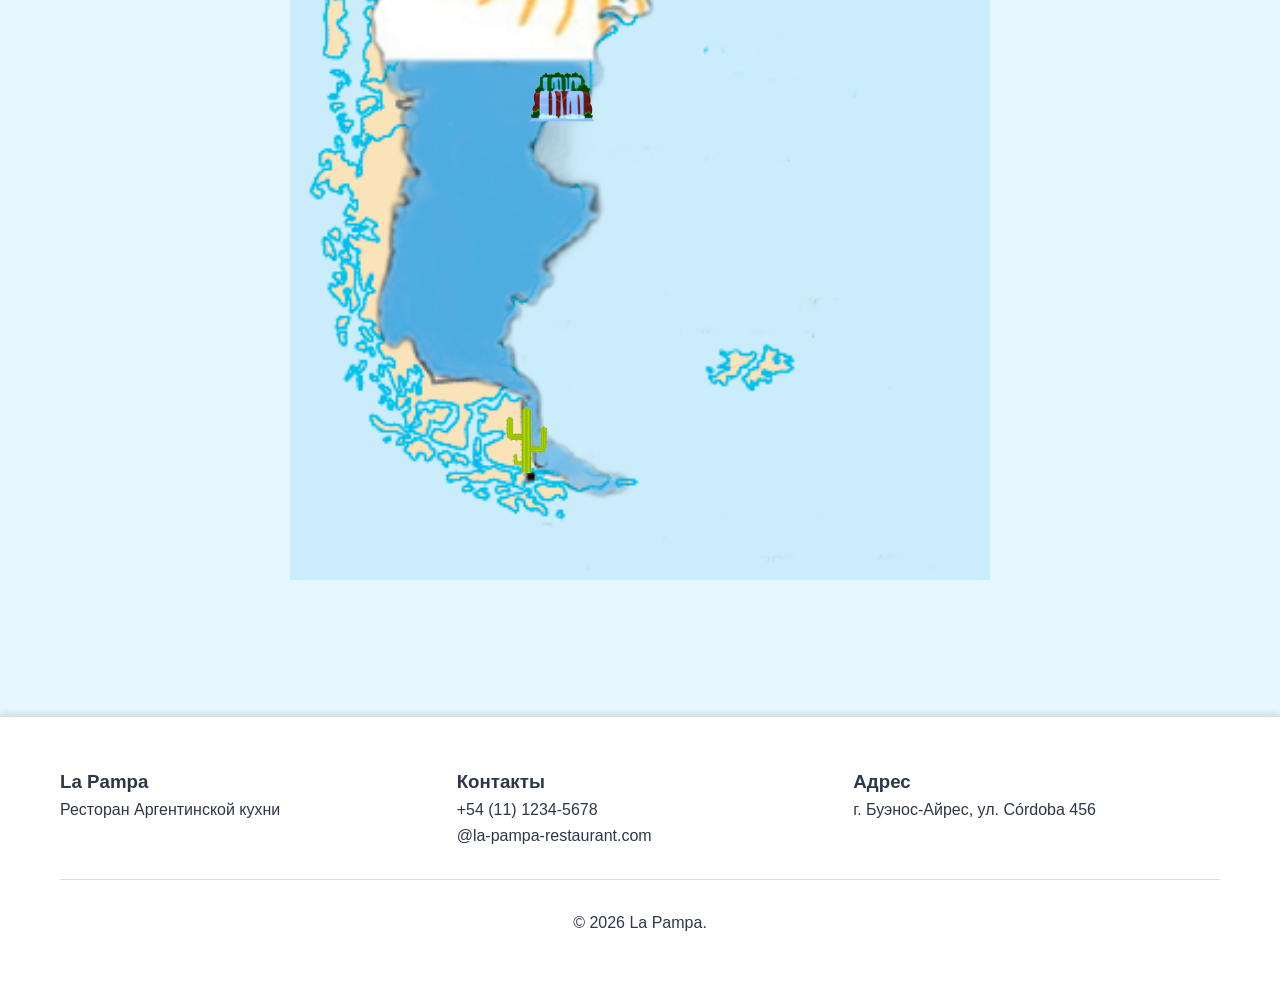
<file: country.html>
<!DOCTYPE html>
<html lang="ru">
<head>
    <meta charset="UTF-8">
    <meta name="viewport" content="width=device-width, initial-scale=1.0">
    <title>Аргентина — La Pampa Ресторан</title>
    <link rel="stylesheet" href="css/style.css">
    <style>
        .map-container {
            position: relative;
            max-width: 700px;
            margin: 0 auto;
        }
        .map-marker {
            position: absolute;
            width: 80px;
            height: 80px;
            cursor: pointer;
            display: flex;
            justify-content: center;
            align-items: center;
            transition: transform 0.3s;
            z-index: 10;
        }
        .map-marker:hover {
            transform: scale(1.4);
        }
        .map-marker img {
            width: 100%;
            height: 100%;
            object-fit: contain;
        }
        .marker-norte { top: 15%; left: 46%; }
        .marker-mesopotamia { top: 22%; left: 60%; }
        .marker-central { top: 28%; left: 40%; }
        .marker-buenosaires { top: 33%; left: 48%; }
        .marker-cuyo { top: 38%; left: 28%; }
        .marker-argentina { top: 48%; left: 46%; }
        .marker-patagonia { top: 63%; left: 33%; }
        .marker-tierra { top: 87%; left: 28%; }
    </style>
</head>
<body>
    <header>
        <div class="container">
            <div class="header-content">
                <a href="index.html" class="logo"><img src="img/логотип.jpg" alt="La Pampa"></a>
                <nav>
                    <ul>
                        <li><a href="index.html">Главная</a></li>
                        <li><a href="about.html">О нас</a></li>
                        <li><a href="catalog.html">Меню</a></li>
                        <li><a href="gallery.html">Галерея</a></li>
                        <li><a href="contacts.html">Контакты</a></li>
                        <li><a href="country.html" class="active">Аргентина</a></li>
                    </ul>
                    <div class="hamburger">
                        <span></span>
                        <span></span>
                        <span></span>
                    </div>
                </nav>
                <button class="theme-toggle">Темная</button>
            </div>
        </div>
    </header>

    <main>
        <section class="hero">
            <div class="container">
                <h1>Аргентина</h1>
                <p>Страна солнца, гаучи и восхитительной выпечки!</p>
            </div>
        </section>

        <section>
            <div class="container">
                <h2>Климатические зоны Аргентины</h2>
                <p style="text-align: center; margin-bottom: 30px;">Кликните на цветную точку, чтобы узнать о климате!</p>

                <div class="map-container">
                    <img src="img/карта.png" alt="Карта Аргентины" style="width: 100%; height: auto;">
                    
                    <!-- Markers -->
                    <div class="map-marker marker-norte" 
                         data-name="Северная Аргентина" 
                         data-climate="Тропический" 
                         data-temp="25-35°C"
                         data-desc="Жарко и влажно, много солнечных дней, растут тропические фрукты!">
                        <img src="img/солнце.png" alt="Солнце">
                    </div>
                    <div class="map-marker marker-mesopotamia" 
                         data-name="Месопотамия" 
                         data-climate="Пассатный" 
                         data-temp="20-28°C"
                         data-desc="Влажно, много рек, красивые луга и пастбища!">
                        <img src="img/альпака.png" alt="Альпака">
                    </div>
                    <div class="map-marker marker-central" 
                         data-name="Центральная Аргентина" 
                         data-climate="Умеренный" 
                         data-temp="15-25°C"
                         data-desc="Самая комфортная зона, идеальна для сельского хозяйства!">
                        <img src="img/мяч.png" alt="Мяч">
                    </div>
                    <div class="map-marker marker-buenosaires" 
                         data-name="Буэнос-Айрес" 
                         data-climate="Субтропический" 
                         data-temp="17-24°C"
                         data-desc="Мягкий климат, теплая зима и не жаркое лето!">
                        <img src="img/танго.png" alt="Танго">
                    </div>
                    <div class="map-marker marker-cuyo" 
                         data-name="Куйо" 
                         data-climate="Степий" 
                         data-temp="12-22°C"
                         data-desc="Сухой воздух, много солнца, растет лучший виноград!">
                        <img src="img/вино.png" alt="Вино">
                    </div>
                    <div class="map-marker marker-argentina" 
                         data-name="Пампа" 
                         data-climate="Умеренно-континентальный" 
                         data-temp="10-20°C"
                         data-desc="Золотые степи, родины гаучо и аргентинских коров!">
                        <img src="img/стейк.png" alt="Стейк">
                    </div>
                    <div class="map-marker marker-patagonia" 
                         data-name="Патагония" 
                         data-climate="Полупустынный" 
                         data-temp="0-15°C"
                         data-desc="Прохладно, сильные ветра, необыкновенные пейзажи!">
                        <img src="img/водопад.png" alt="Водопад">
                    </div>
                    <div class="map-marker marker-tierra" 
                         data-name="Огненная Земля" 
                         data-climate="Субантарктический" 
                         data-temp="-5-10°C"
                         data-desc="Холодно, но очень красиво! Крайняя южная точка Америки!">
                        <img src="img/кактус.png" alt="Кактус">
                    </div>

                    <!-- Tooltip -->
                    <div id="climateTooltip" 
                         style="position: absolute; background: white; padding: 20px; border-radius: 15px; box-shadow: 0 8px 20px rgba(0,0,0,0.25); pointer-events: none; display: none; z-index: 100; color: #333; min-width: 220px;">
                        <h3 id="regionName" style="margin: 0 0 15px; color: #ff7f50; font-size: 22px;"></h3>
                        <p style="margin: 8px 0; font-size: 16px;"><strong>Климат:</strong> <span id="regionClimate" style="color: #4a4a4a;"></span></p>
                        <p style="margin: 8px 0; font-size: 16px;"><strong>Температура:</strong> <span id="regionTemp" style="color: #4a4a4a;"></span></p>
                        <p id="regionDesc" style="margin-top:12px; font-size:15px; line-height:1.5;"></p>
                    </div>
                </div>
            </div>
        </section>
    </main>

    <footer>
        <div class="container">
            <div class="footer-content">
                <div>
                    <h3>La Pampa</h3>
                    <p>Ресторан Аргентинской кухни</p>
                </div>
                <div>
                    <h3>Контакты</h3>
                    <p>+54 (11) 1234-5678</p>
                    <p>@la-pampa-restaurant.com</p>
                </div>
                <div>
                    <h3>Адрес</h3>
                    <p>г. Буэнос-Айрес, ул. Córdoba 456</p>
                </div>
            </div>
            <div class="footer-bottom">
                <p>&copy; 2026 La Pampa.</p>
            </div>
        </div>
    </footer>

    <script>
        const markers = document.querySelectorAll('.map-marker');
        const tooltip = document.getElementById('climateTooltip');

        markers.forEach(marker => {
            marker.addEventListener('mouseenter', (e) => {
                document.getElementById('regionName').textContent = marker.dataset.name;
                document.getElementById('regionClimate').textContent = marker.dataset.climate;
                document.getElementById('regionTemp').textContent = marker.dataset.temp;
                document.getElementById('regionDesc').textContent = marker.dataset.desc;

                tooltip.style.display = 'block';
                const rect = marker.getBoundingClientRect();
                tooltip.style.left = (e.offsetX + 40) + 'px';
                tooltip.style.top = (e.offsetY - 20) + 'px';
            });

            marker.addEventListener('mousemove', (e) => {
                const rect = document.querySelector('.map-container').getBoundingClientRect();
                tooltip.style.left = (e.clientX - rect.left + 25) + 'px';
                tooltip.style.top = (e.clientY - rect.top - 10) + 'px';
            });

            marker.addEventListener('mouseleave', () => {
                tooltip.style.display = 'none';
            });

            marker.addEventListener('click', (e) => {
                alert(`${marker.dataset.name} — ${marker.dataset.climate}!\n${marker.dataset.desc}`);
            });
        });
    </script>

    <script src="js/main.js"></script>
</body>
</html>
</file>
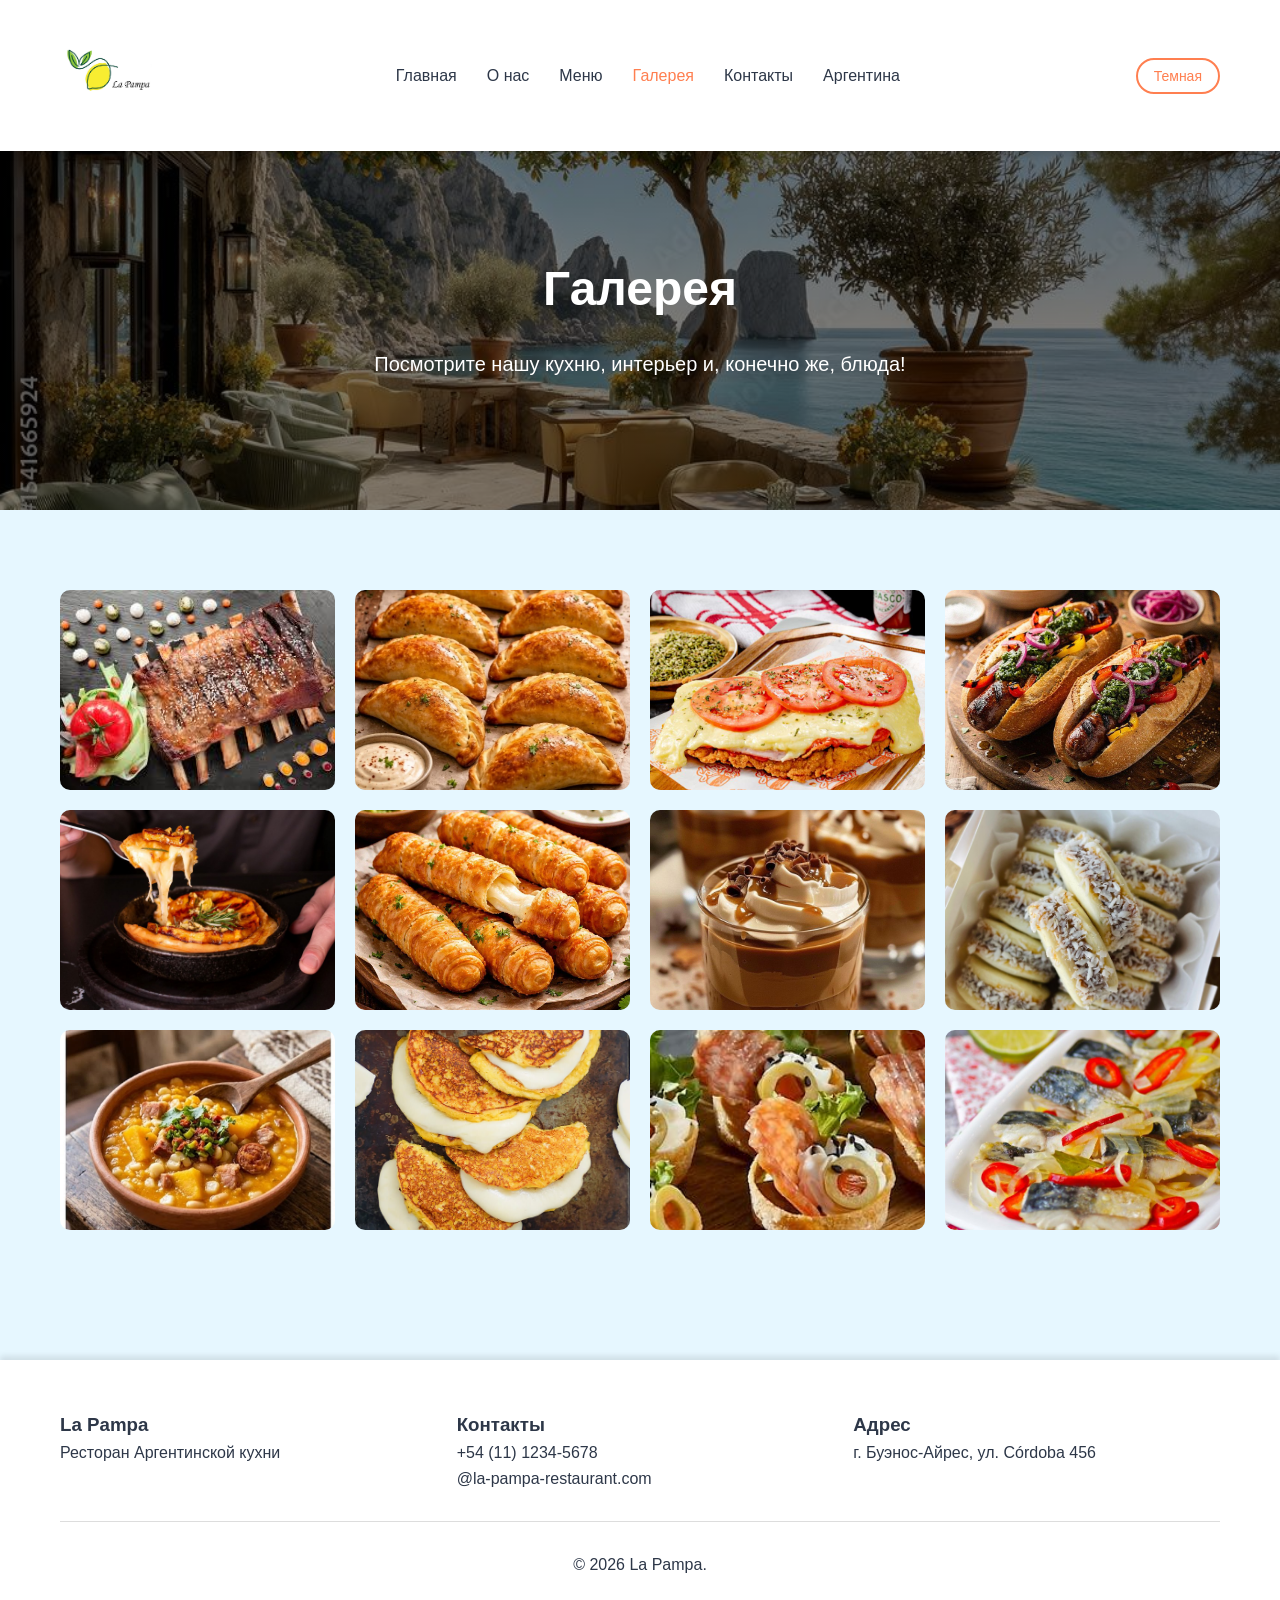
<file: gallery.html>
<!DOCTYPE html>
<html lang="ru">
<head>
    <meta charset="UTF-8">
    <meta name="viewport" content="width=device-width, initial-scale=1.0">
    <title>Галерея — La Pampa Ресторан</title>
    <link rel="stylesheet" href="css/style.css">
</head>
<body>
    <header>
        <div class="container">
            <div class="header-content">
                <a href="index.html" class="logo"><img src="img/логотип.jpg" alt="La Pampa"></a>
                <nav>
                    <ul>
                        <li><a href="index.html">Главная</a></li>
                        <li><a href="about.html">О нас</a></li>
                        <li><a href="catalog.html">Меню</a></li>
                        <li><a href="gallery.html" class="active">Галерея</a></li>
                        <li><a href="contacts.html">Контакты</a></li>
                        <li><a href="country.html">Аргентина</a></li>
                    </ul>
                    <div class="hamburger">
                        <span></span>
                        <span></span>
                        <span></span>
                    </div>
                </nav>
                <button class="theme-toggle">Темная</button>
            </div>
        </div>
    </header>

    <main>
        <section class="hero">
            <div class="container">
                <h1>Галерея</h1>
                <p>Посмотрите нашу кухню, интерьер и, конечно же, блюда!</p>
            </div>
        </section>

        <section>
            <div class="container">
                <div class="gallery">
                    <div class="gallery-item" style="background-image: url('img/Асадо.jpg');"></div>
                    <div class="gallery-item" style="background-image: url('img/Эмпанадас.jpg');"></div>
                    <div class="gallery-item" style="background-image: url('img/Миланеса.jpg');"></div>
                    <div class="gallery-item" style="background-image: url('img/Чорипан.jpg');"></div>
                    <div class="gallery-item" style="background-image: url('img/Проволета.jpg');"></div>
                    <div class="gallery-item" style="background-image: url('img/Медиалунас.jpg');"></div>
                    <div class="gallery-item" style="background-image: url('img/Дульсе-де-лече.jpg');"></div>
                    <div class="gallery-item" style="background-image: url('img/Альфахор.jpg');"></div>
                    <div class="gallery-item" style="background-image: url('img/Локро.jpg');"></div>
                    <div class="gallery-item" style="background-image: url('img/чипа из маниоки.jpg');"></div>
                    <div class="gallery-item" style="background-image: url('img/Мохас.jpg');"></div>
                    <div class="gallery-item" style="background-image: url('img/Эскабече.jpg');"></div>
                </div>
            </div>
        </section>
    </main>

    <footer>
        <div class="container">
            <div class="footer-content">
                <div>
                    <h3>La Pampa</h3>
                    <p>Ресторан Аргентинской кухни</p>
                </div>
                <div>
                    <h3>Контакты</h3>
                    <p>+54 (11) 1234-5678</p>
                    <p>@la-pampa-restaurant.com</p>
                </div>
                <div>
                    <h3>Адрес</h3>
                    <p>г. Буэнос-Айрес, ул. Córdoba 456</p>
                </div>
            </div>
            <div class="footer-bottom">
                <p>&copy; 2026 La Pampa.</p>
            </div>
        </div>
    </footer>

    <script src="js/main.js"></script>
</body>
</html>
</file>
<file: css/style.css>
:root {
  --primary-color: #ff7f50; /* апельсиновый - основной акцент */
  --secondary-color: #ffffff;
  --text-color: #2d3748; /* темно-серый для текста */
  --bg-color: #e6f7ff; /* голубой светлый фон */
  --card-bg: #ffffff; /* белые карточки */
  --accent-lemon: #4fffa1; /* мятный */
  --accent-mint: #f9ff80; /* лимонный */
  --accent-blue: #1e90ff; /* голубой */
  --shadow: 0 4px 6px rgba(0, 0, 0, 0.1);
  --transition: all 0.3s ease;
}

[data-theme="dark"] {
  --primary-color: #8b0000; /* винный красный */
  --secondary-color: #1a1a1a;
  --text-color: #f0fff0; /* светло-зеленый текст для читаемости */
  --bg-color: #2f1810; /* глубокий коричневый фон */
  --card-bg: #3d2317; /* чуть светлее карточки */
  --accent-brown: #5d4037; /* коричневый */
  --accent-green: #2e8b57; /* глубокий зеленый */
  --accent-wine: #7b241c; /* винный */
  --shadow: 0 4px 6px rgba(0, 0, 0, 0.4);
}

* {
  margin: 0;
  padding: 0;
  box-sizing: border-box;
}

body {
  font-family: 'Segoe UI', Tahoma, Geneva, Verdana, sans-serif;
  line-height: 1.6;
  color: var(--text-color);
  background-color: var(--bg-color);
  transition: var(--transition);
}

header {
  background-color: var(--card-bg);
  box-shadow: var(--shadow);
  position: sticky;
  top: 0;
  z-index: 1000;
  transition: var(--transition);
}

.container {
  max-width: 1200px;
  margin: 0 auto;
  padding: 0 20px;
}

.header-content {
  display: flex;
  justify-content: space-between;
  align-items: center;
  padding: 20px 0;
}

.logo {
  font-size: 24px;
  font-weight: bold;
  color: var(--primary-color);
  text-decoration: none;
}
.logo img {
  height: 100px !important;
  width: auto !important;
  transition: transform 0.3s;
}
.logo img:hover {
  transform: scale(1.1);
}

nav ul {
  display: flex;
  list-style: none;
  gap: 30px;
}

nav a {
  text-decoration: none;
  color: var(--text-color);
  font-weight: 500;
  transition: var(--transition);
}

nav a:hover, nav a.active {
  color: var(--primary-color);
}

.theme-toggle {
  background: none;
  border: 2px solid var(--primary-color);
  color: var(--primary-color);
  padding: 8px 16px;
  border-radius: 20px;
  cursor: pointer;
  transition: var(--transition);
  font-size: 14px;
}

.theme-toggle:hover {
  background-color: var(--primary-color);
  color: var(--secondary-color);
}

.hamburger {
  display: none;
  flex-direction: column;
  cursor: pointer;
  gap: 5px;
}

.hamburger span {
  width: 25px;
  height: 3px;
  background-color: var(--text-color);
  transition: var(--transition);
}

.hero {
  background: linear-gradient(rgba(0, 0, 0, 0.5), rgba(0, 0, 0, 0.5)), url('../img/фон.jpg') center/cover no-repeat;
  color: white;
  padding: 100px 20px;
  text-align: center;
  animation: fadeIn 1s ease-in;
}

@keyframes fadeIn {
  from { opacity: 0; transform: translateY(20px); }
  to { opacity: 1; transform: translateY(0); }
}

.hero h1 {
  font-size: 48px;
  margin-bottom: 20px;
}

.hero p {
  font-size: 20px;
  margin-bottom: 30px;
}

.btn {
  display: inline-block;
  padding: 12px 30px;
  background-color: white;
  color: var(--primary-color);
  text-decoration: none;
  border-radius: 30px;
  font-weight: bold;
  transition: var(--transition);
  border: none;
  cursor: pointer;
  font-size: 16px;
}

.btn:hover {
  transform: translateY(-3px);
  box-shadow: 0 10px 20px rgba(0, 0, 0, 0.2);
}

.btn-primary {
  background-color: var(--primary-color);
  color: white;
}

.btn-primary:hover {
  filter: brightness(1.2);
}

section {
  padding: 80px 20px;
}

section h2 {
  text-align: center;
  font-size: 36px;
  margin-bottom: 50px;
  color: var(--text-color);
}

.features {
  display: grid;
  grid-template-columns: repeat(auto-fit, minmax(250px, 1fr));
  gap: 30px;
}

.feature {
  background-color: var(--card-bg);
  padding: 30px;
  border-radius: 10px;
  text-align: center;
  box-shadow: var(--shadow);
  transition: var(--transition);
  animation: fadeIn 1s ease-in;
}

.feature:hover {
  transform: translateY(-10px);
  border-bottom: 4px solid var(--accent-mint);
}

.feature h3 {
  margin: 15px 0;
  color: var(--primary-color);
}

.products {
  display: grid;
  grid-template-columns: repeat(auto-fit, minmax(280px, 1fr));
  gap: 30px;
}

.product-card {
  background-color: var(--card-bg);
  border-radius: 10px;
  overflow: hidden;
  box-shadow: var(--shadow);
  transition: var(--transition);
  animation: fadeIn 1s ease-in;
  display: flex;
  flex-direction: column;
}

.product-card:hover {
  transform: translateY(-10px);
  box-shadow: 0 8px 16px rgba(0,0,0,0.15);
}

.product-image {
  width: 100%;
  height: 200px;
  background-size: cover;
  background-position: center;
  background-repeat: no-repeat;
}

.product-info {
  padding: 20px;
  display: flex;
  flex-direction: column;
  flex-grow: 1;
}

.product-info h3 {
  margin-bottom: 10px;
}

.product-info p {
  flex-grow: 1;
  margin-bottom: 15px;
}

.product-price {
  font-size: 24px;
  font-weight: bold;
  color: var(--primary-color);
  margin: 0 0 15px;
}

.gallery {
  display: grid;
  grid-template-columns: repeat(4, 1fr);
  gap: 20px;
}

.gallery-item {
  width: 100%;
  height: 200px;
  background-size: cover;
  background-position: center;
  background-repeat: no-repeat;
  border-radius: 10px;
  cursor: pointer;
  transition: var(--transition);
}

.gallery-item:hover {
  transform: scale(1.05);
}

.lightbox {
  position: fixed;
  top: 0;
  left: 0;
  width: 100%;
  height: 100%;
  background-color: rgba(0, 0, 0, 0.9);
  display: none;
  justify-content: center;
  align-items: center;
  z-index: 2000;
}

.lightbox.active {
  display: flex;
}

.lightbox-content {
  max-width: 90%;
  max-height: 90%;
  position: relative;
}

.lightbox-close {
  position: absolute;
  top: -40px;
  right: 0;
  color: white;
  font-size: 30px;
  cursor: pointer;
}

.lightbox-nav {
  position: absolute;
  top: 50%;
  transform: translateY(-50%);
  color: white;
  font-size: 40px;
  cursor: pointer;
  padding: 20px;
}

.lightbox-prev {
  left: -80px;
}

.lightbox-next {
  right: -80px;
}

.lightbox-image {
  width: 600px;
  height: 400px;
  background-size: contain;
  background-position: center;
  background-repeat: no-repeat;
  border-radius: 10px;
}

.form-container {
  max-width: 600px;
  margin: 0 auto;
  background-color: var(--card-bg);
  padding: 40px;
  border-radius: 10px;
  box-shadow: var(--shadow);
}

.form-group {
  margin-bottom: 20px;
}

.form-group label {
  display: block;
  margin-bottom: 5px;
  font-weight: 500;
}

.form-group input,
.form-group textarea,
.form-group select {
  width: 100%;
  padding: 12px;
  border: 2px solid #ddd;
  border-radius: 5px;
  font-size: 16px;
  background-color: var(--card-bg);
  color: var(--text-color);
  transition: var(--transition);
}

.form-group input:focus,
.form-group textarea:focus,
.form-group select:focus {
  outline: none;
  border-color: var(--primary-color);
  box-shadow: 0 0 0 3px rgba(255, 127, 80, 0.2);
}

.error {
  color: var(--primary-color);
  font-size: 14px;
  margin-top: 5px;
  display: none;
}

.error.show {
  display: block;
}

.reviews {
  max-width: 800px;
  margin: 50px auto;
}

.review {
  background-color: var(--card-bg);
  padding: 20px;
  border-radius: 10px;
  margin-bottom: 20px;
  box-shadow: var(--shadow);
}

.review-author {
  font-weight: bold;
  margin-bottom: 10px;
  color: var(--primary-color);
}

.faq-item {
  background-color: var(--card-bg);
  margin-bottom: 10px;
  border-radius: 10px;
  overflow: hidden;
  box-shadow: var(--shadow);
}

.faq-question {
  padding: 20px;
  cursor: pointer;
  display: flex;
  justify-content: space-between;
  align-items: center;
  font-weight: 500;
}

.faq-answer {
  padding: 0 20px;
  max-height: 0;
  overflow: hidden;
  transition: max-height 0.3s ease, padding 0.3s ease;
}

.faq-item.active .faq-answer {
  max-height: 500px;
  padding: 0 20px 20px 20px;
}

.simple-map-container {
  background-color: var(--card-bg);
  padding: 20px;
  border-radius: 10px;
  box-shadow: var(--shadow);
  display: flex;
  gap: 20px;
  flex-wrap: wrap;
  justify-content: center;
  align-items: flex-start;
}

.poland-map {
  width: 100%;
  max-width: 400px;
}

.simple-legend {
  padding: 15px;
  background: rgba(0,0,0,0.05);
  border-radius: 8px;
}

.simple-legend h3 {
  margin: 0 0 10px 0;
  font-size: 16px;
}

.legend-row {
  display: flex;
  align-items: center;
  gap: 10px;
  padding: 5px 0;
}

.legend-row span {
  width: 20px;
  height: 20px;
  border-radius: 4px;
  border: 1px solid #333;
  display: inline-block;
}

.map-region {
  cursor: pointer;
}

.region-info-simple {
  background: var(--card-bg);
  padding: 20px;
  border-radius: 10px;
  box-shadow: var(--shadow);
  margin-top: 20px;
}

footer {
  background-color: var(--card-bg);
  padding: 50px 20px;
  margin-top: 50px;
  box-shadow: 0 -4px 6px rgba(0, 0, 0, 0.1);
}

.footer-content {
  display: grid;
  grid-template-columns: repeat(auto-fit, minmax(200px, 1fr));
  gap: 30px;
  margin-bottom: 30px;
}

.footer-bottom {
  text-align: center;
  padding-top: 30px;
  border-top: 1px solid #ddd;
}

.scroll-top {
  position: fixed;
  bottom: 30px;
  right: 30px;
  width: 50px;
  height: 50px;
  background-color: var(--primary-color);
  color: white;
  border: none;
  border-radius: 50%;
  cursor: pointer;
  font-size: 24px;
  display: none;
  justify-content: center;
  align-items: center;
  transition: var(--transition);
  z-index: 999;
}

.scroll-top.show {
  display: flex;
}

.scroll-top:hover {
  transform: translateY(-5px);
}

.filter-controls {
  display: flex;
  justify-content: center;
  gap: 15px;
  margin-bottom: 30px;
  flex-wrap: wrap;
}

.filter-btn {
  padding: 10px 20px;
  border: 2px solid var(--primary-color);
  background-color: transparent;
  color: var(--primary-color);
  border-radius: 20px;
  cursor: pointer;
  transition: var(--transition);
}

.filter-btn.active,
.filter-btn:hover {
  background-color: var(--primary-color);
  color: white;
}

.modal {
  position: fixed;
  top: 0;
  left: 0;
  width: 100%;
  height: 100%;
  background-color: rgba(0, 0, 0, 0.5);
  display: none;
  justify-content: center;
  align-items: center;
  z-index: 3000;
}

.modal.active {
  display: flex;
}

.modal-content {
  background-color: var(--card-bg);
  padding: 40px;
  border-radius: 10px;
  text-align: center;
  max-width: 400px;
}

.modal-content h3 {
  color: var(--primary-color);
  margin-bottom: 15px;
}

.timeline {
  position: relative;
  max-width: 800px;
  margin: 0 auto;
}

.timeline::before {
  content: '';
  position: absolute;
  left: 50%;
  transform: translateX(-50%);
  width: 4px;
  height: 100%;
  background-color: var(--primary-color);
}

.timeline-item {
  display: flex;
  justify-content: flex-end;
  padding-right: 50%;
  position: relative;
  margin-bottom: 50px;
}

.timeline-item:nth-child(even) {
  justify-content: flex-start;
  padding-right: 0;
  padding-left: 50%;
}

.timeline-content {
  background-color: var(--card-bg);
  padding: 20px;
  border-radius: 10px;
  box-shadow: var(--shadow);
  width: 90%;
  max-width: 350px;
  position: relative;
}

.timeline-item::after {
  content: '';
  position: absolute;
  top: 20px;
  width: 20px;
  height: 20px;
  background-color: var(--primary-color);
  border-radius: 50%;
  right: -10px;
}

.timeline-item:nth-child(even)::after {
  left: -10px;
  right: auto;
}

.team {
  display: grid;
  grid-template-columns: repeat(auto-fit, minmax(200px, 1fr));
  gap: 30px;
}

.team-member {
  text-align: center;
  background-color: var(--card-bg);
  padding: 30px;
  border-radius: 10px;
  box-shadow: var(--shadow);
}

.team-avatar {
  width: 100px;
  height: 100px;
  border-radius: 50%;
  margin: 0 auto 15px;
  background-size: cover;
  background-position: center;
  background-repeat: no-repeat;
}

@media (max-width: 768px) {
  nav ul {
    position: fixed;
    top: 80px;
    left: -100%;
    width: 100%;
    height: calc(100vh - 80px);
    background-color: var(--card-bg);
    flex-direction: column;
    align-items: center;
    justify-content: center;
    gap: 40px;
    transition: var(--transition);
  }

  nav ul.active {
    left: 0;
  }

  .hamburger {
    display: flex;
  }

  .hero h1 {
    font-size: 32px;
  }

  .timeline::before {
    left: 20px;
  }

  .timeline-item,
  .timeline-item:nth-child(even) {
    padding-left: 50px;
    padding-right: 0;
    justify-content: flex-start;
  }

  .timeline-item::after,
  .timeline-item:nth-child(even)::after {
    left: 10px;
    right: auto;
  }
}
</file>
